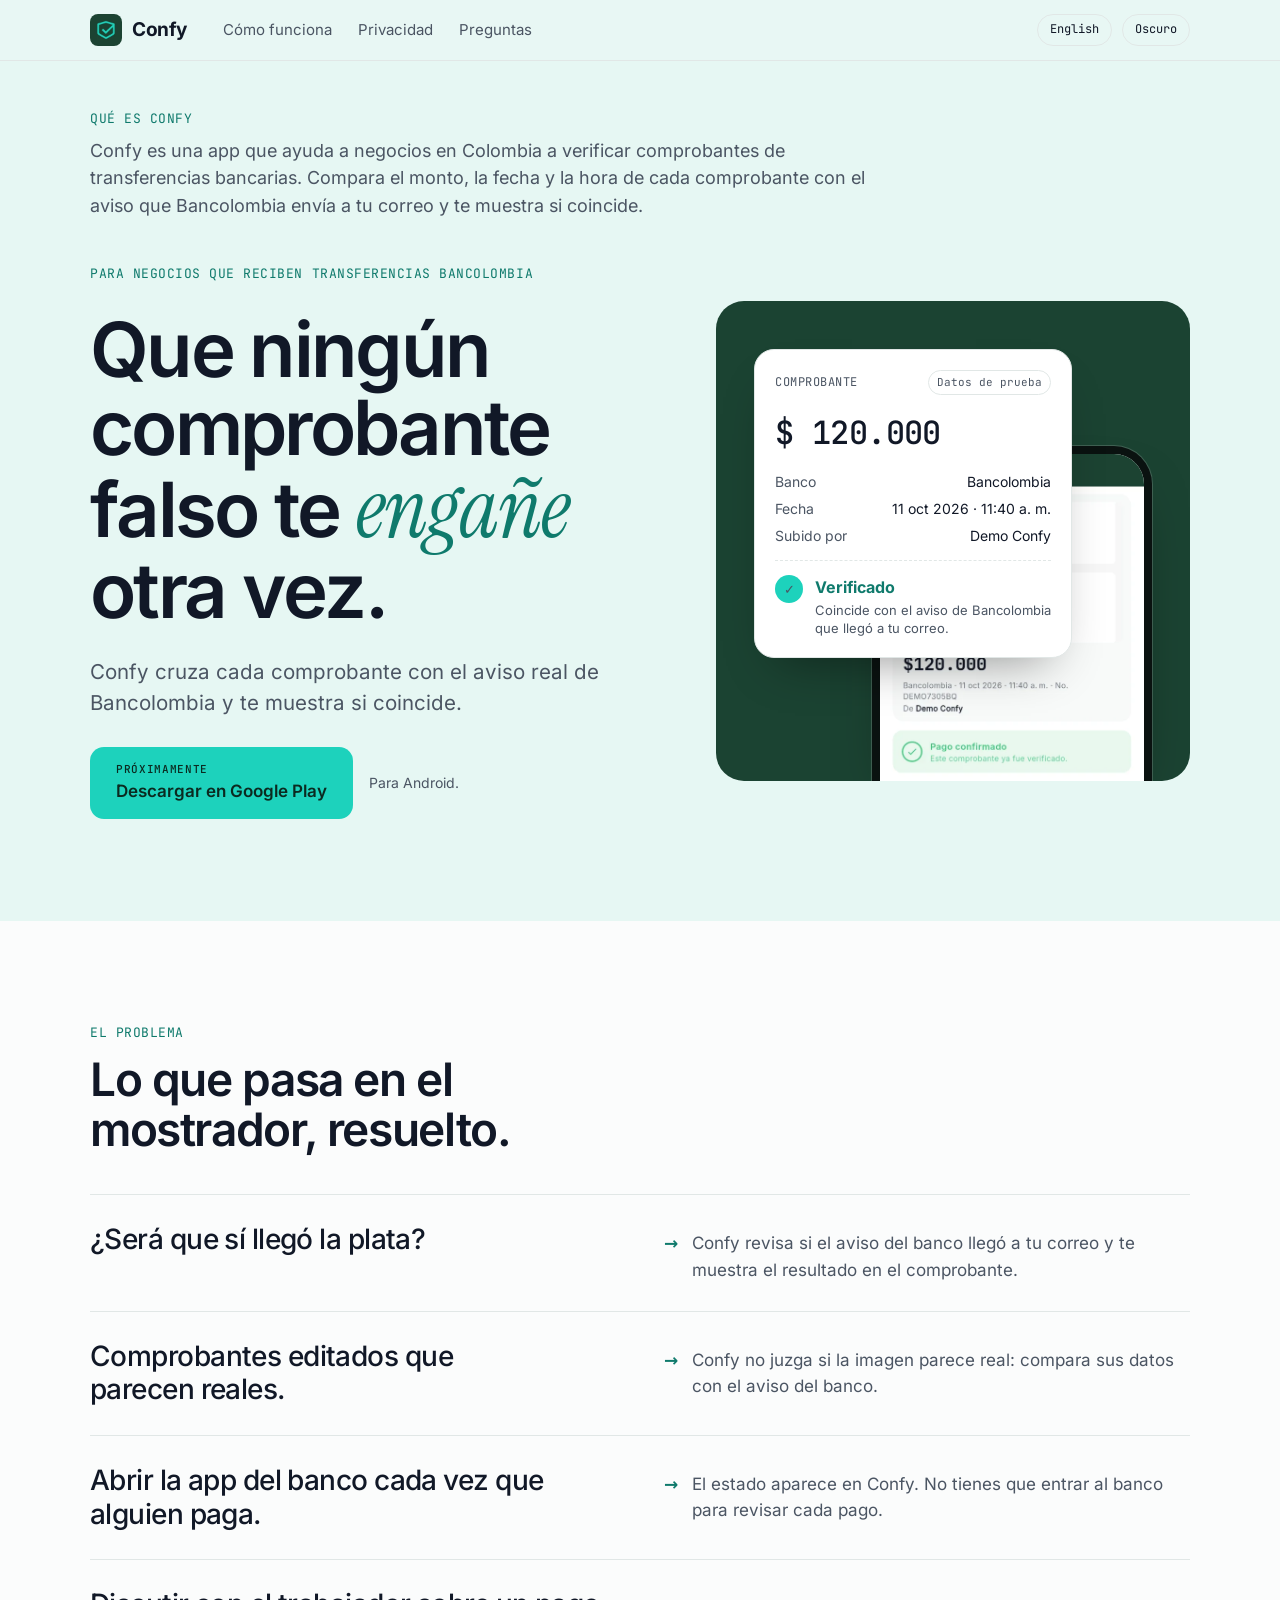
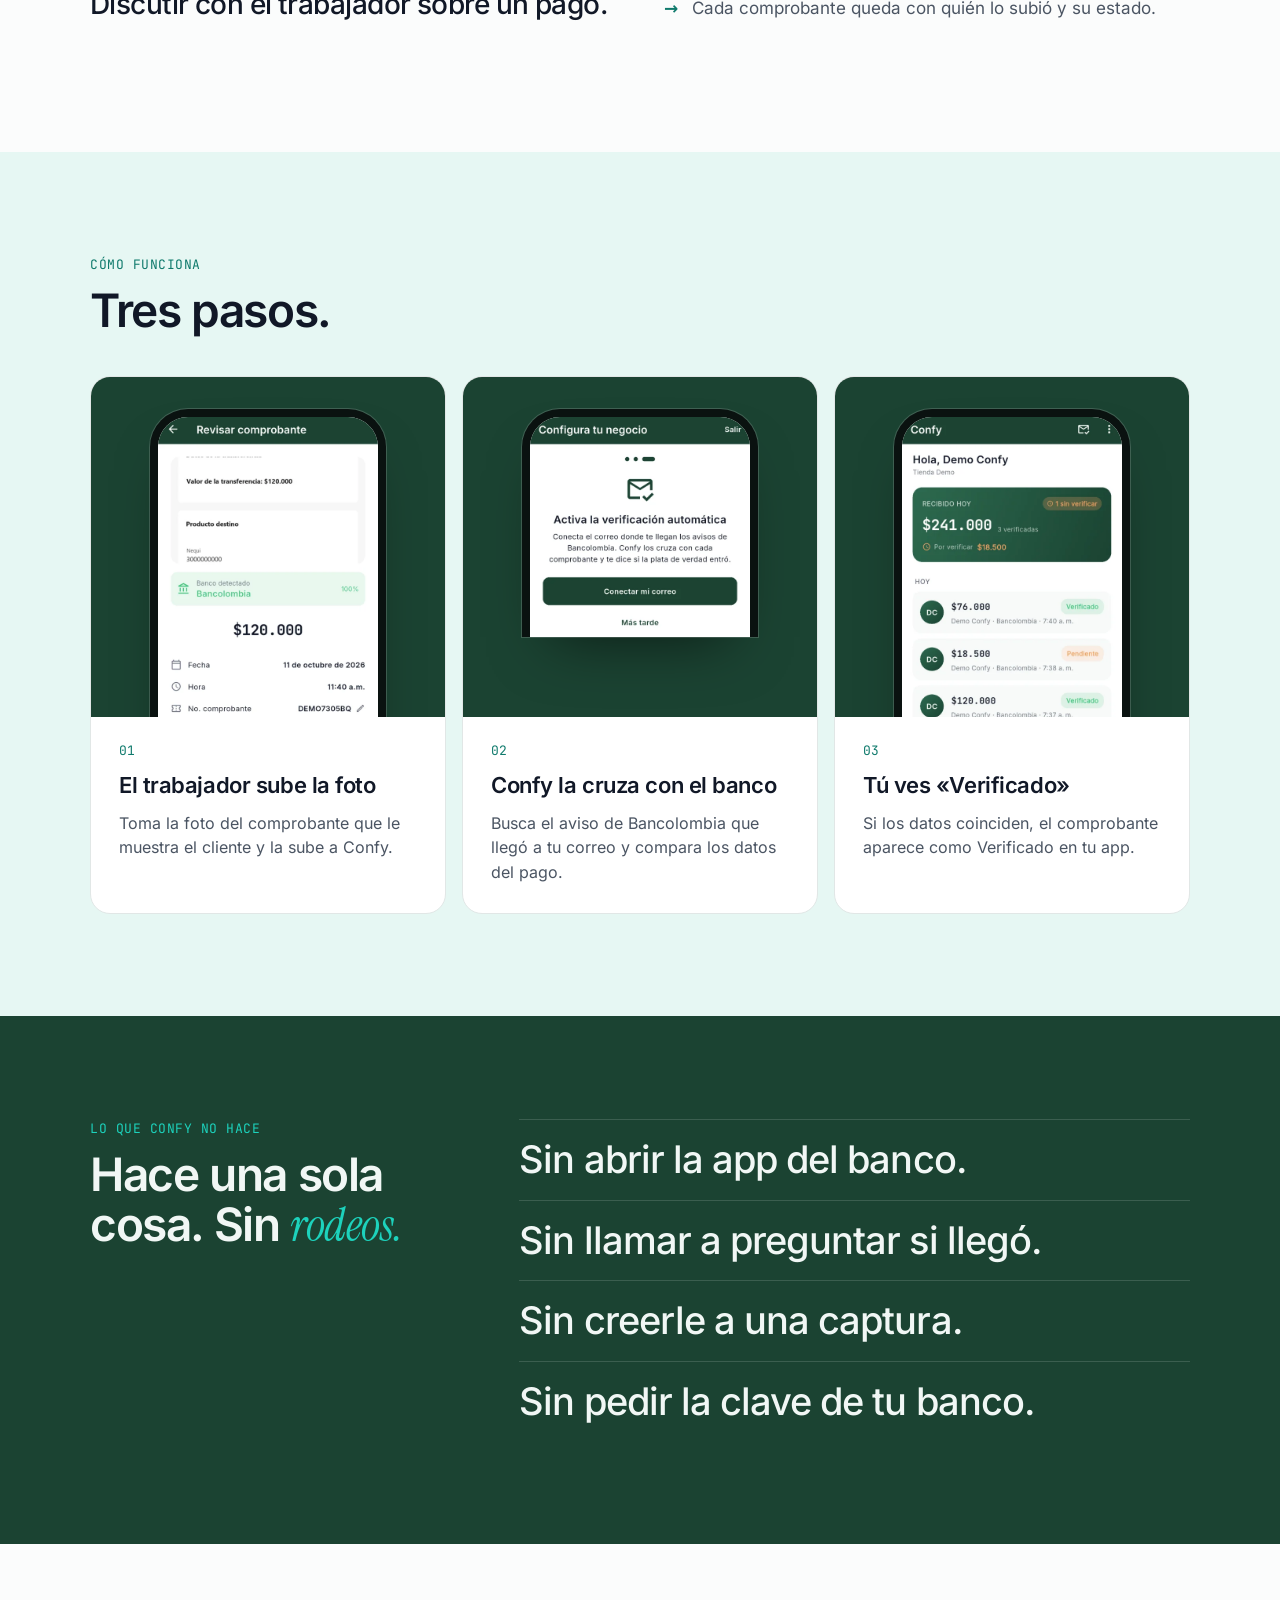
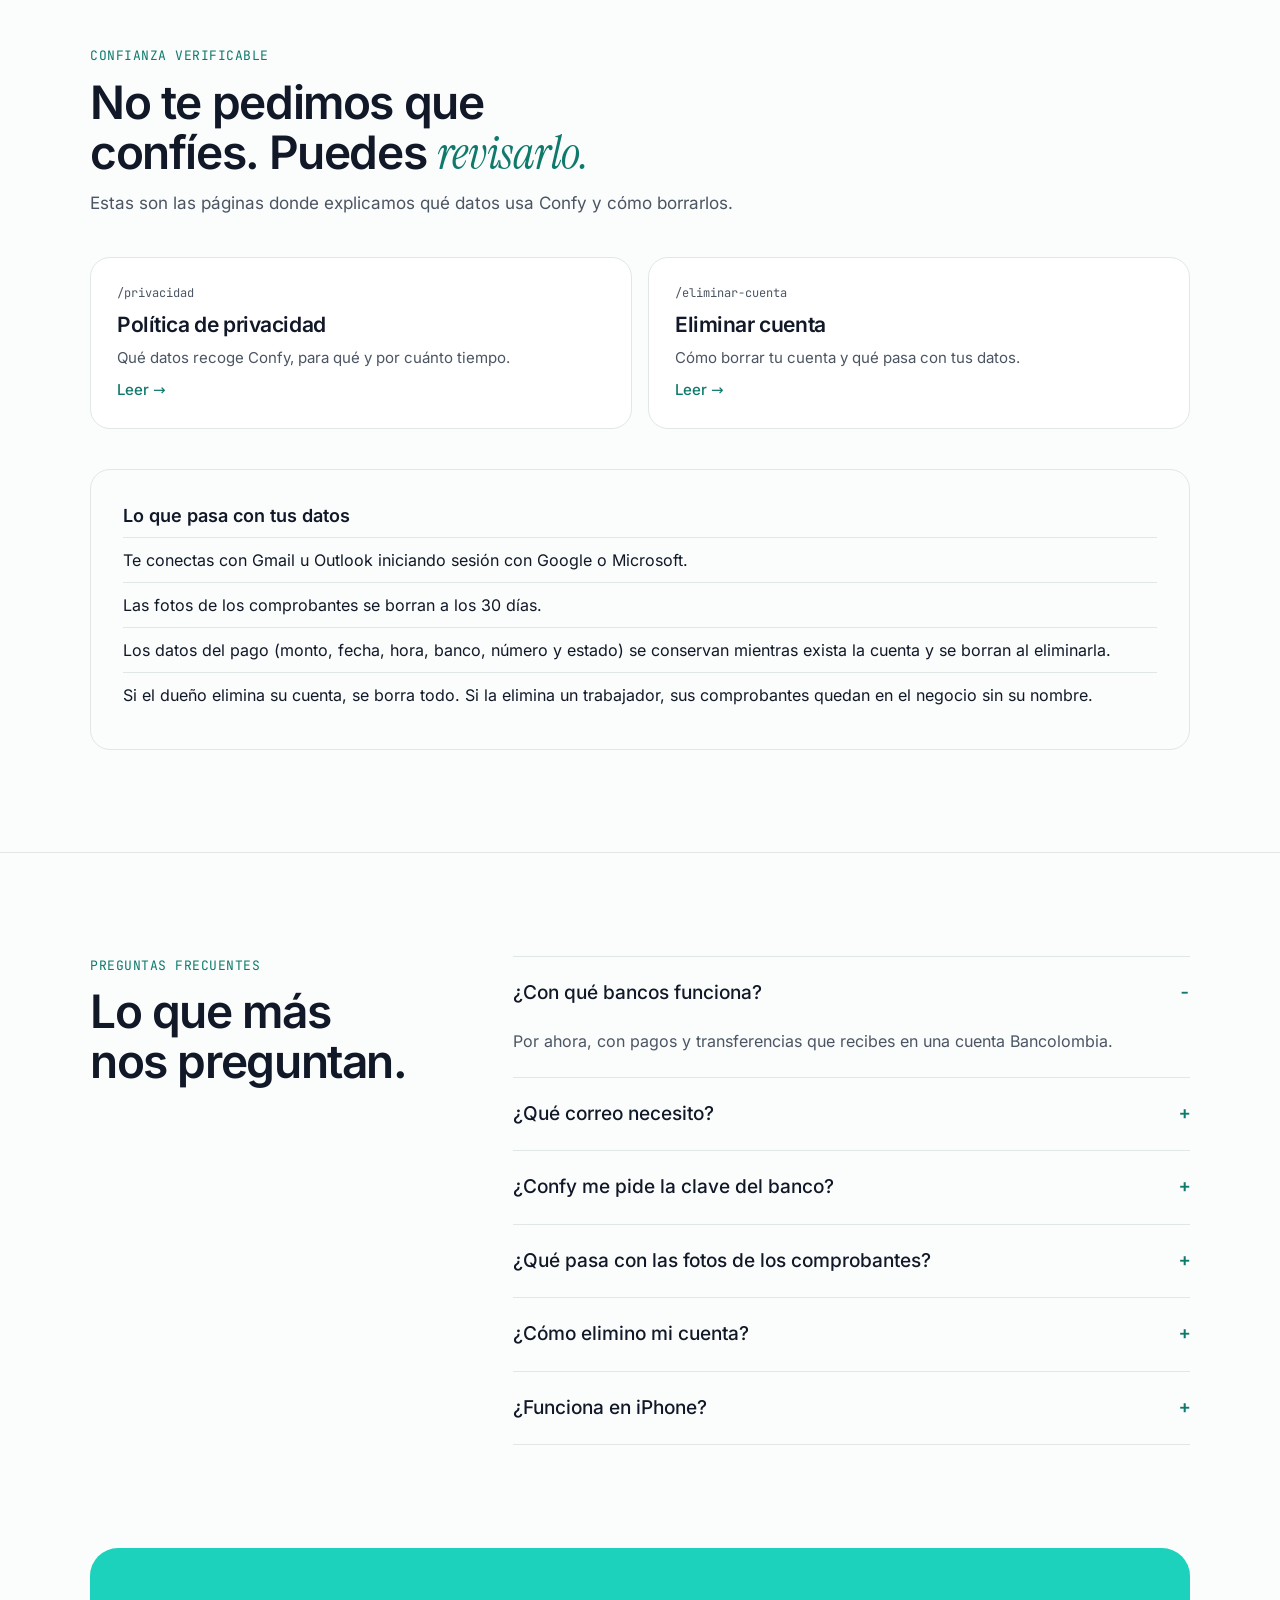
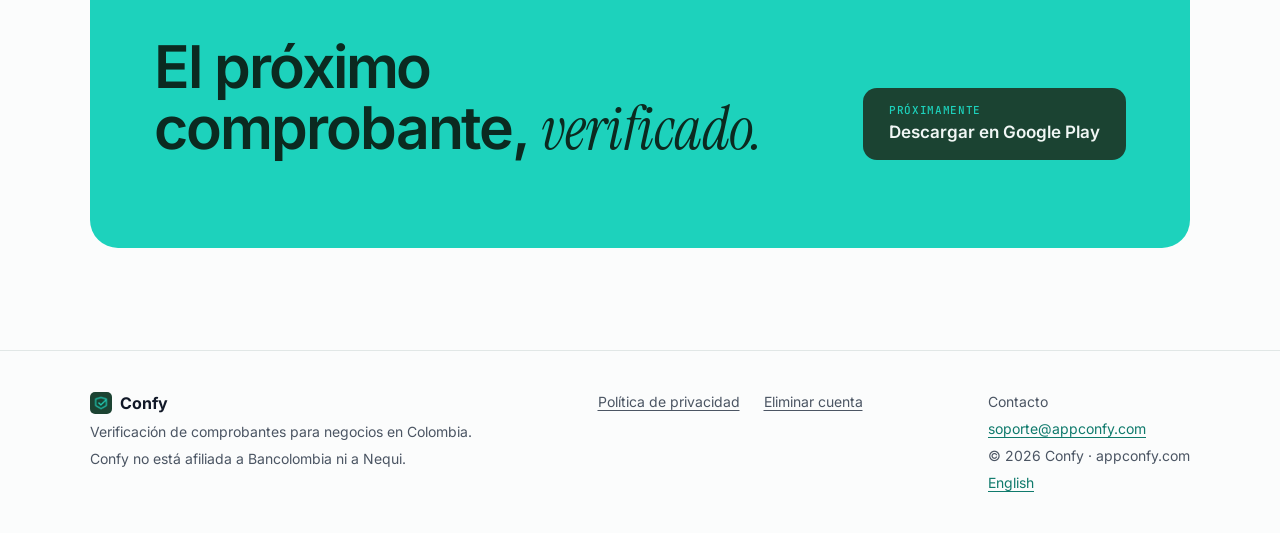
<file: index.html>
<!doctype html>
<html lang="es-CO">
<head>
  <meta charset="utf-8">
  <meta name="viewport" content="width=device-width, initial-scale=1">
  <title>Confy · Verifica comprobantes de Bancolombia</title>
  <meta name="description" content="Confy cruza cada comprobante de transferencia con el aviso real de Bancolombia y te muestra si coincide.">
  <link rel="canonical" href="https://appconfy.com/">
  <link rel="alternate" hreflang="es-CO" href="https://appconfy.com/">
  <link rel="alternate" hreflang="en" href="https://appconfy.com/en/">
  <link rel="alternate" hreflang="x-default" href="https://appconfy.com/">
  <meta property="og:type" content="website">
  <meta property="og:site_name" content="Confy">
  <meta property="og:title" content="Confy · Verifica comprobantes de Bancolombia">
  <meta property="og:description" content="Confy cruza cada comprobante de transferencia con el aviso real de Bancolombia y te muestra si coincide.">
  <meta property="og:url" content="https://appconfy.com/">
  <meta property="og:locale" content="es_CO">
  <meta property="og:locale:alternate" content="en_US">
  <meta property="og:image" content="https://appconfy.com/assets/og-confy-es.png">
  <meta property="og:image:type" content="image/png">
  <meta property="og:image:width" content="1200">
  <meta property="og:image:height" content="630">
  <meta property="og:image:alt" content="Confy: que ningún comprobante falso te engañe otra vez">
  <meta name="twitter:card" content="summary_large_image">
  <meta name="twitter:title" content="Confy · Verifica comprobantes de Bancolombia">
  <meta name="twitter:description" content="Confy cruza cada comprobante de transferencia con el aviso real de Bancolombia y te muestra si coincide.">
  <meta name="twitter:image" content="https://appconfy.com/assets/og-confy-es.png">
  <meta name="twitter:image:alt" content="Confy: que ningún comprobante falso te engañe otra vez">
  <meta name="theme-color" content="#1B4332">
  <link rel="icon" type="image/png" sizes="32x32" href="assets/favicon-32.png">
  <link rel="apple-touch-icon" href="assets/apple-touch-icon.png">
  <link rel="stylesheet" href="styles.css">
  <script src="theme.js"></script>
  <script type="application/ld+json">
  {
    "@context": "https://schema.org",
    "@graph": [
      {
        "@type": "Organization",
        "@id": "https://appconfy.com/#organization",
        "name": "Confy",
        "url": "https://appconfy.com/",
        "logo": {
          "@type": "ImageObject",
          "url": "https://appconfy.com/assets/apple-touch-icon.png",
          "width": 180,
          "height": 180
        },
        "email": "soporte@appconfy.com",
        "contactPoint": {
          "@type": "ContactPoint",
          "contactType": "customer support",
          "email": "soporte@appconfy.com"
        }
      },
      {
        "@type": "WebSite",
        "@id": "https://appconfy.com/#website",
        "name": "Confy",
        "url": "https://appconfy.com/",
        "inLanguage": [
          "es-CO",
          "en"
        ],
        "publisher": {
          "@id": "https://appconfy.com/#organization"
        }
      },
      {
        "@type": "SoftwareApplication",
        "@id": "https://appconfy.com/#app",
        "name": "Confy",
        "applicationCategory": "FinanceApplication",
        "operatingSystem": "Android",
        "description": "Confy es una app que ayuda a negocios en Colombia a verificar comprobantes de transferencias bancarias. Compara el monto, la fecha y la hora de cada comprobante con el aviso que Bancolombia envía a tu correo y te muestra si coincide.",
        "url": "https://appconfy.com/",
        "inLanguage": "es-CO",
        "publisher": {
          "@id": "https://appconfy.com/#organization"
        }
      }
    ]
  }
  </script>
</head>
<body>
  <a class="skip" href="#contenido">Saltar al contenido</a>
  <header class="site-header">
    <div class="wrap header-row">
      <a class="brand" href=""><img src="assets/confy-icono.webp" alt="" width="32" height="32"><span>Confy</span></a>
      <nav class="main-nav" aria-label="Principal">
        <a href="#como-funciona">Cómo funciona</a>
        <a href="#confianza">Privacidad</a>
        <a href="#preguntas">Preguntas</a>
      </nav>
      <div class="header-tools">
        <a class="lang-link" href="en/" hreflang="en" lang="en">English</a>
        <button class="theme-toggle" type="button" aria-label="Cambiar entre modo claro y oscuro"><span class="solo-claro">Oscuro</span><span class="solo-oscuro">Claro</span></button>
      </div>
    </div>
  </header>
  <main id="contenido">
    <section class="hero">
      <div class="wrap about">
        <p class="eyebrow">Qué es Confy</p>
        <p class="about-text">Confy es una app que ayuda a negocios en Colombia a verificar comprobantes de transferencias bancarias. Compara el monto, la fecha y la hora de cada comprobante con el aviso que Bancolombia envía a tu correo y te muestra si coincide.</p>
      </div>
      <div class="wrap hero-grid">
        <div class="hero-copy">
          <p class="eyebrow">Para negocios que reciben transferencias Bancolombia</p>
          <h1>Que ningún comprobante falso te <em>engañe</em> otra vez.</h1>
          <p class="lead">Confy cruza cada comprobante con el aviso real de Bancolombia y te muestra si coincide.</p>
          <div class="cta-row">
        <!-- PLAY: cuando exista la ficha, añade href="ENLACE_DE_GOOGLE_PLAY", cambia "Próximamente" por "Disponible en" y quita aria-disabled -->
        <a class="btn-play" aria-disabled="true"><span class="btn-kicker">Próximamente</span><span>Descargar en Google Play</span></a>
            <span class="platform">Para Android.</span>
          </div>
        </div>
        <div class="hero-demo">
          <div class="demo-card">
            <div class="demo-top"><span class="mono-label">Comprobante</span><span class="chip">Datos de prueba</span></div>
            <div class="demo-amount">$ 120.000</div>
            <dl class="demo-rows">
              <dt>Banco</dt><dd>Bancolombia</dd>
              <dt>Fecha</dt><dd>11 oct 2026 · 11:40 a. m.</dd>
              <dt>Subido por</dt><dd>Demo Confy</dd>
            </dl>
            <div class="demo-status"><span class="check" aria-hidden="true">✓</span><div><strong>Verificado</strong><span>Coincide con el aviso de Bancolombia que llegó a tu correo.</span></div></div>
          </div>
          <div class="phone phone-hero"><img src="assets/hero-detalle-verificado.webp" alt="Pantalla de Confy con un comprobante de $120.000 de Bancolombia marcado como pago confirmado" width="560" height="695"></div>
        </div>
      </div>
    </section>

    <section class="section">
      <div class="wrap stack">
        <div class="section-head"><p class="eyebrow">El problema</p><h2>Lo que pasa en el mostrador, resuelto.</h2></div>
        <div class="pains">
          <div class="pain"><p class="pain-q">¿Será que sí llegó la plata?</p><p class="pain-a"><span aria-hidden="true">→</span><span>Confy revisa si el aviso del banco llegó a tu correo y te muestra el resultado en el comprobante.</span></p></div>
          <div class="pain"><p class="pain-q">Comprobantes editados que parecen reales.</p><p class="pain-a"><span aria-hidden="true">→</span><span>Confy no juzga si la imagen parece real: compara sus datos con el aviso del banco.</span></p></div>
          <div class="pain"><p class="pain-q">Abrir la app del banco cada vez que alguien paga.</p><p class="pain-a"><span aria-hidden="true">→</span><span>El estado aparece en Confy. No tienes que entrar al banco para revisar cada pago.</span></p></div>
          <div class="pain"><p class="pain-q">Discutir con el trabajador sobre un pago.</p><p class="pain-a"><span aria-hidden="true">→</span><span>Cada comprobante queda con quién lo subió y su estado.</span></p></div>
        </div>
      </div>
    </section>

    <section class="section section-soft" id="como-funciona">
      <div class="wrap stack">
        <div class="section-head"><p class="eyebrow">Cómo funciona</p><h2>Tres pasos.</h2></div>
        <ol class="steps">
          <li class="step">
            <div class="step-screen"><div class="phone"><img src="assets/paso-1-revisar-comprobante.webp" alt="Pantalla de Confy «Revisar comprobante» con un pago de $120.000 de Bancolombia" width="560" height="964" loading="lazy"></div></div>
            <div class="step-text"><span class="step-n">01</span><h3>El trabajador sube la foto</h3><p>Toma la foto del comprobante que le muestra el cliente y la sube a Confy.</p></div>
          </li>
          <li class="step">
            <div class="step-screen"><div class="phone"><img src="assets/paso-2-conectar-correo.webp" alt="Pantalla de Confy para conectar el correo donde llegan los avisos de Bancolombia" width="560" height="560" loading="lazy"></div></div>
            <div class="step-text"><span class="step-n">02</span><h3>Confy la cruza con el banco</h3><p>Busca el aviso de Bancolombia que llegó a tu correo y compara los datos del pago.</p></div>
          </li>
          <li class="step">
            <div class="step-screen"><div class="phone"><img src="assets/paso-3-inicio-verificados.webp" alt="Inicio de Confy con la lista de comprobantes del día marcados como Verificado" width="560" height="928" loading="lazy"></div></div>
            <div class="step-text"><span class="step-n">03</span><h3>Tú ves «Verificado»</h3><p>Si los datos coinciden, el comprobante aparece como Verificado en tu app.</p></div>
          </li>
        </ol>
      </div>
    </section>

    <section class="section section-band">
      <div class="wrap split">
        <div class="section-head"><p class="eyebrow">Lo que Confy no hace</p><h2>Hace una sola cosa. Sin <em>rodeos.</em></h2></div>
        <ul class="not-list">
          <li><span>Sin abrir la app del banco.</span></li>
          <li><span>Sin llamar a preguntar si llegó.</span></li>
          <li><span>Sin creerle a una captura.</span></li>
          <li><span>Sin pedir la clave de tu banco.</span></li>
        </ul>
      </div>
    </section>

    <section class="section" id="confianza">
      <div class="wrap stack">
        <div class="section-head"><p class="eyebrow">Confianza verificable</p><h2>No te pedimos que confíes. Puedes <em>revisarlo.</em></h2><p class="sub">Estas son las páginas donde explicamos qué datos usa Confy y cómo borrarlos.</p></div>
        <div class="doc-cards">
          <a class="doc-card" href="privacidad/"><span class="doc-path">/privacidad</span><span class="doc-title">Política de privacidad</span><span class="doc-text">Qué datos recoge Confy, para qué y por cuánto tiempo.</span><span class="doc-read">Leer →</span></a>
          <a class="doc-card" href="eliminar-cuenta/"><span class="doc-path">/eliminar-cuenta</span><span class="doc-title">Eliminar cuenta</span><span class="doc-text">Cómo borrar tu cuenta y qué pasa con tus datos.</span><span class="doc-read">Leer →</span></a>
        </div>
        <div class="data-box">
          <h3>Lo que pasa con tus datos</h3>
          <ul>
            <li><span>Te conectas con Gmail u Outlook iniciando sesión con Google o Microsoft.</span></li>
            <li><span>Las fotos de los comprobantes se borran a los 30 días.</span></li>
            <li><span>Los datos del pago (monto, fecha, hora, banco, número y estado) se conservan mientras exista la cuenta y se borran al eliminarla.</span></li>
            <li><span>Si el dueño elimina su cuenta, se borra todo. Si la elimina un trabajador, sus comprobantes quedan en el negocio sin su nombre.</span></li>
          </ul>
        </div>
      </div>
    </section>

    <section class="section section-line" id="preguntas">
      <div class="wrap split">
        <div class="section-head"><p class="eyebrow">Preguntas frecuentes</p><h2>Lo que más nos preguntan.</h2></div>
        <div class="faq">
          <details open><summary>¿Con qué bancos funciona?</summary><div class="faq-a"><p>Por ahora, con pagos y transferencias que recibes en una cuenta Bancolombia.</p></div></details>
          <details><summary>¿Qué correo necesito?</summary><div class="faq-a"><p>Gmail u Outlook. Te conectas iniciando sesión con tu cuenta de Google o de Microsoft. Debe ser el correo donde recibes los avisos de Bancolombia.</p></div></details>
          <details><summary>¿Confy me pide la clave del banco?</summary><div class="faq-a"><p>No. Confy no pide la clave de tu banco.</p></div></details>
          <details><summary>¿Qué pasa con las fotos de los comprobantes?</summary><div class="faq-a"><p>Se borran a los 30 días. Los datos del pago se conservan mientras exista la cuenta y se borran al eliminarla.</p></div></details>
          <details><summary>¿Cómo elimino mi cuenta?</summary><div class="faq-a"><p>En la página Eliminar cuenta explicamos cómo. Si eres el dueño, se borra todo; si eres trabajador, tus comprobantes quedan en el negocio sin tu nombre.</p></div></details>
          <details><summary>¿Funciona en iPhone?</summary><div class="faq-a"><p>Por ahora, Confy es solo para Android.</p></div></details>
        </div>
      </div>
    </section>

    <section class="closing">
      <div class="wrap">
        <div class="closing-box">
          <h2>El próximo comprobante, <em>verificado.</em></h2>
        <!-- PLAY: cuando exista la ficha, añade href="ENLACE_DE_GOOGLE_PLAY", cambia "Próximamente" por "Disponible en" y quita aria-disabled -->
        <a class="btn-play btn-play-dark" aria-disabled="true"><span class="btn-kicker">Próximamente</span><span>Descargar en Google Play</span></a>
        </div>
      </div>
    </section>
  </main>
  <footer class="site-footer">
    <div class="wrap footer-row">
      <div class="footer-brand">
        <span class="brand-sm"><img src="assets/confy-icono.webp" alt="" width="22" height="22">Confy</span>
        <span>Verificación de comprobantes para negocios en Colombia.</span>
        <span>Confy no está afiliada a Bancolombia ni a Nequi.</span>
      </div>
      <nav class="footer-legal" aria-label="Legal">
          <a href="privacidad/">Política de privacidad</a>
          <a href="eliminar-cuenta/">Eliminar cuenta</a>
      </nav>
      <div class="footer-contact">
        <span>Contacto</span>
        <a href="mailto:soporte@appconfy.com">soporte@appconfy.com</a>
        <span>© 2026 Confy · appconfy.com</span>
        <a class="lang-link-foot" href="en/" hreflang="en" lang="en">English</a>
      </div>
    </div>
  </footer>
</body>
</html>
</file>
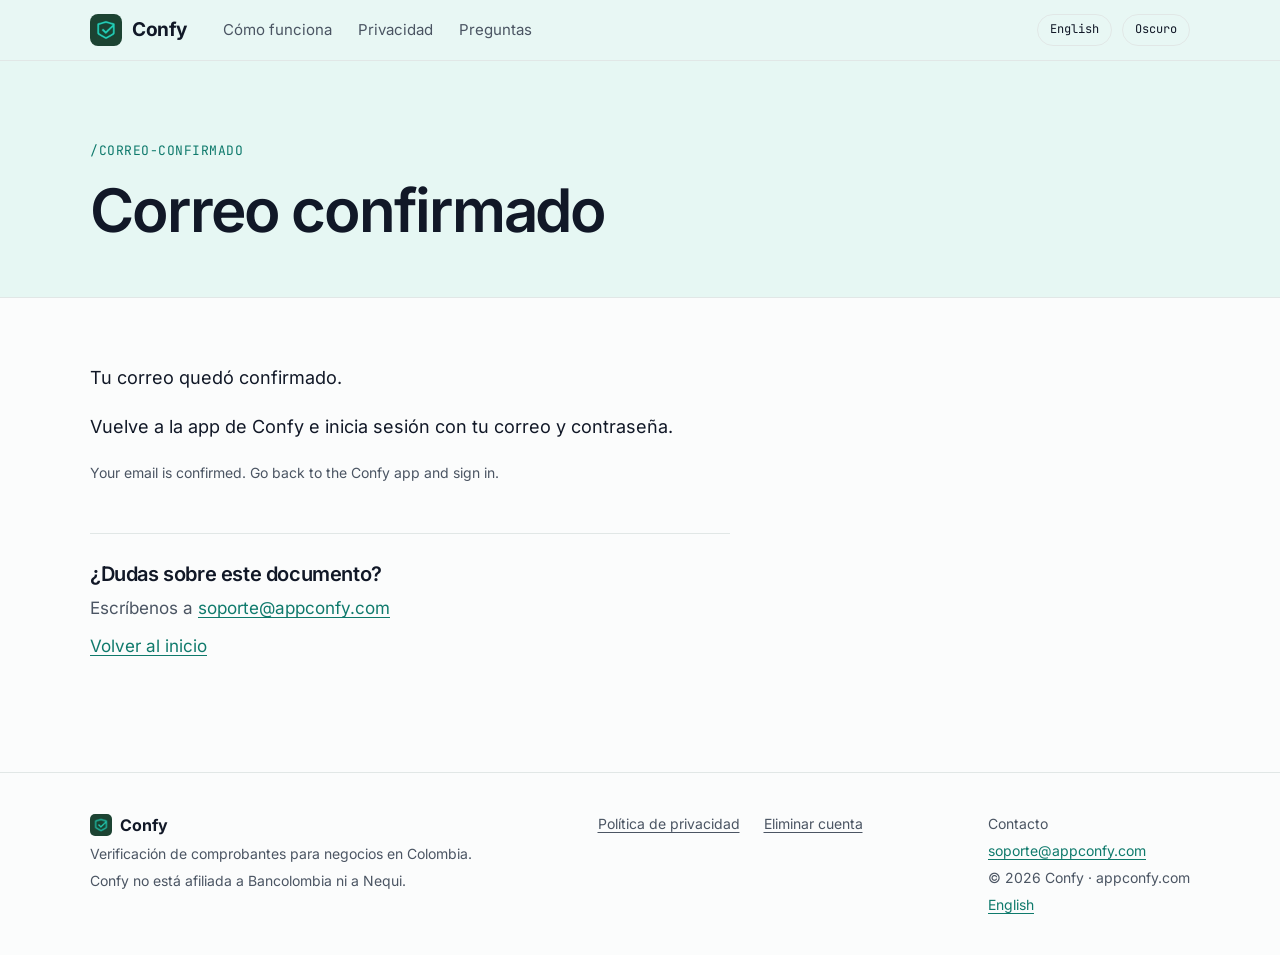
<file: correo-confirmado/index.html>
<!doctype html>
<html lang="es-CO">
<head>
  <meta charset="utf-8">
  <meta name="viewport" content="width=device-width, initial-scale=1">
  <title>Correo confirmado · Confy</title>
  <meta name="description" content="Tu correo quedó confirmado. Vuelve a la app de Confy e inicia sesión con tu correo y contraseña.">
  <meta name="robots" content="noindex">
  <link rel="canonical" href="https://appconfy.com/correo-confirmado/">
  <link rel="alternate" hreflang="es-CO" href="https://appconfy.com/correo-confirmado/">
  <link rel="alternate" hreflang="en" href="https://appconfy.com/en/email-confirmed/">
  <link rel="alternate" hreflang="x-default" href="https://appconfy.com/correo-confirmado/">
  <meta property="og:type" content="website">
  <meta property="og:site_name" content="Confy">
  <meta property="og:title" content="Correo confirmado · Confy">
  <meta property="og:description" content="Tu correo quedó confirmado. Vuelve a la app de Confy e inicia sesión con tu correo y contraseña.">
  <meta property="og:url" content="https://appconfy.com/correo-confirmado/">
  <meta property="og:locale" content="es_CO">
  <meta property="og:locale:alternate" content="en_US">
  <meta property="og:image" content="https://appconfy.com/assets/og-confy-es.png">
  <meta property="og:image:type" content="image/png">
  <meta property="og:image:width" content="1200">
  <meta property="og:image:height" content="630">
  <meta property="og:image:alt" content="Confy: que ningún comprobante falso te engañe otra vez">
  <meta name="twitter:card" content="summary_large_image">
  <meta name="twitter:title" content="Correo confirmado · Confy">
  <meta name="twitter:description" content="Tu correo quedó confirmado. Vuelve a la app de Confy e inicia sesión con tu correo y contraseña.">
  <meta name="twitter:image" content="https://appconfy.com/assets/og-confy-es.png">
  <meta name="twitter:image:alt" content="Confy: que ningún comprobante falso te engañe otra vez">
  <meta name="theme-color" content="#1B4332">
  <link rel="icon" type="image/png" sizes="32x32" href="../assets/favicon-32.png">
  <link rel="apple-touch-icon" href="../assets/apple-touch-icon.png">
  <link rel="stylesheet" href="../styles.css">
  <script src="../theme.js"></script>
</head>
<body>
  <a class="skip" href="#contenido">Saltar al contenido</a>
  <header class="site-header">
    <div class="wrap header-row">
      <a class="brand" href="../"><img src="../assets/confy-icono.webp" alt="" width="32" height="32"><span>Confy</span></a>
      <nav class="main-nav" aria-label="Principal">
        <a href="../#como-funciona">Cómo funciona</a>
        <a href="../#confianza">Privacidad</a>
        <a href="../#preguntas">Preguntas</a>
      </nav>
      <div class="header-tools">
        <a class="lang-link" href="../en/email-confirmed/" hreflang="en" lang="en">English</a>
        <button class="theme-toggle" type="button" aria-label="Cambiar entre modo claro y oscuro"><span class="solo-claro">Oscuro</span><span class="solo-oscuro">Claro</span></button>
      </div>
    </div>
  </header>
  <main id="contenido">
    <section class="legal-head">
      <div class="wrap">
        <p class="eyebrow">/correo-confirmado</p>
        <h1>Correo confirmado</h1>
      </div>
    </section>
    <div class="wrap legal-body legal-short">
      <article class="prose">
        <p>Tu correo quedó confirmado.</p>
        <p>Vuelve a la app de Confy e inicia sesión con tu correo y contraseña.</p>
        <p lang="en" class="meta">Your email is confirmed. Go back to the Confy app and sign in.</p>
        <div class="legal-contact">
          <h2 class="legal-contact-title">¿Dudas sobre este documento?</h2>
          <p>Escríbenos a <a href="mailto:soporte@appconfy.com">soporte@appconfy.com</a></p>
          <p><a href="../">Volver al inicio</a></p>
        </div>
      </article>
    </div>
  </main>
  <footer class="site-footer">
    <div class="wrap footer-row">
      <div class="footer-brand">
        <span class="brand-sm"><img src="../assets/confy-icono.webp" alt="" width="22" height="22">Confy</span>
        <span>Verificación de comprobantes para negocios en Colombia.</span>
        <span>Confy no está afiliada a Bancolombia ni a Nequi.</span>
      </div>
      <nav class="footer-legal" aria-label="Legal">
          <a href="../privacidad/">Política de privacidad</a>
          <a href="../eliminar-cuenta/">Eliminar cuenta</a>
      </nav>
      <div class="footer-contact">
        <span>Contacto</span>
        <a href="mailto:soporte@appconfy.com">soporte@appconfy.com</a>
        <span>© 2026 Confy · appconfy.com</span>
        <a class="lang-link-foot" href="../en/email-confirmed/" hreflang="en" lang="en">English</a>
      </div>
    </div>
  </footer>
</body>
</html>
</file>
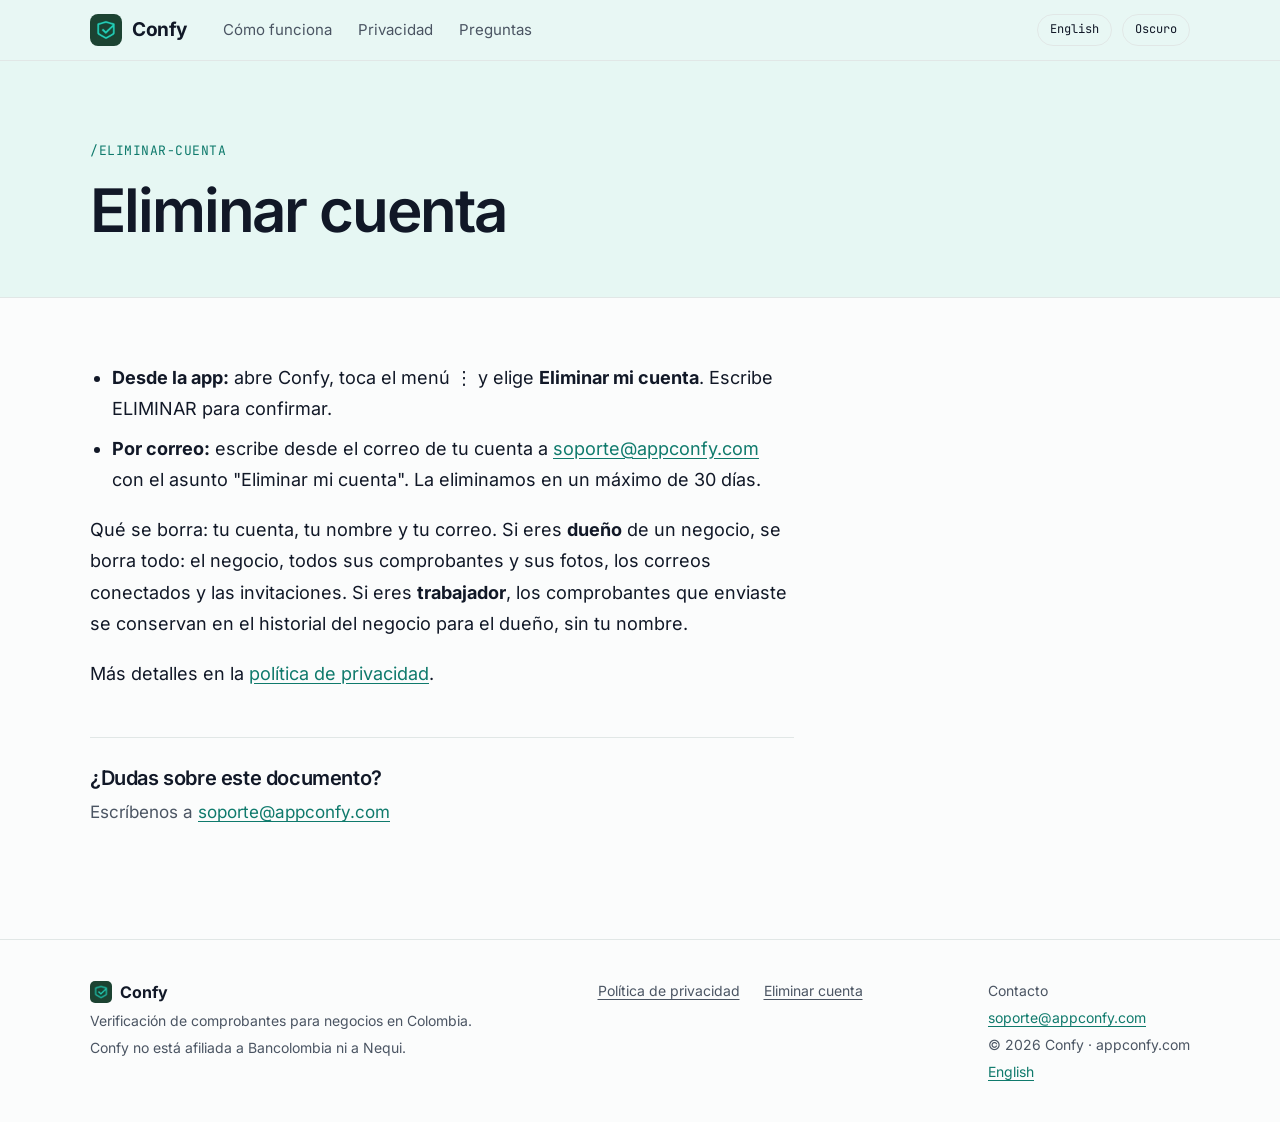
<file: eliminar-cuenta/index.html>
<!doctype html>
<html lang="es-CO">
<head>
  <meta charset="utf-8">
  <meta name="viewport" content="width=device-width, initial-scale=1">
  <title>Eliminar cuenta · Confy</title>
  <meta name="description" content="Cómo borrar tu cuenta de Confy y qué pasa con tus datos: qué se borra si eres dueño y qué queda si eres trabajador.">
  <link rel="canonical" href="https://appconfy.com/eliminar-cuenta/">
  <link rel="alternate" hreflang="es-CO" href="https://appconfy.com/eliminar-cuenta/">
  <link rel="alternate" hreflang="en" href="https://appconfy.com/en/delete-account/">
  <link rel="alternate" hreflang="x-default" href="https://appconfy.com/eliminar-cuenta/">
  <meta property="og:type" content="website">
  <meta property="og:site_name" content="Confy">
  <meta property="og:title" content="Eliminar cuenta · Confy">
  <meta property="og:description" content="Cómo borrar tu cuenta de Confy y qué pasa con tus datos: qué se borra si eres dueño y qué queda si eres trabajador.">
  <meta property="og:url" content="https://appconfy.com/eliminar-cuenta/">
  <meta property="og:locale" content="es_CO">
  <meta property="og:locale:alternate" content="en_US">
  <meta property="og:image" content="https://appconfy.com/assets/og-confy-es.png">
  <meta property="og:image:type" content="image/png">
  <meta property="og:image:width" content="1200">
  <meta property="og:image:height" content="630">
  <meta property="og:image:alt" content="Confy: que ningún comprobante falso te engañe otra vez">
  <meta name="twitter:card" content="summary_large_image">
  <meta name="twitter:title" content="Eliminar cuenta · Confy">
  <meta name="twitter:description" content="Cómo borrar tu cuenta de Confy y qué pasa con tus datos: qué se borra si eres dueño y qué queda si eres trabajador.">
  <meta name="twitter:image" content="https://appconfy.com/assets/og-confy-es.png">
  <meta name="twitter:image:alt" content="Confy: que ningún comprobante falso te engañe otra vez">
  <meta name="theme-color" content="#1B4332">
  <link rel="icon" type="image/png" sizes="32x32" href="../assets/favicon-32.png">
  <link rel="apple-touch-icon" href="../assets/apple-touch-icon.png">
  <link rel="stylesheet" href="../styles.css">
  <script src="../theme.js"></script>
</head>
<body>
  <a class="skip" href="#contenido">Saltar al contenido</a>
  <header class="site-header">
    <div class="wrap header-row">
      <a class="brand" href="../"><img src="../assets/confy-icono.webp" alt="" width="32" height="32"><span>Confy</span></a>
      <nav class="main-nav" aria-label="Principal">
        <a href="../#como-funciona">Cómo funciona</a>
        <a href="../#confianza">Privacidad</a>
        <a href="../#preguntas">Preguntas</a>
      </nav>
      <div class="header-tools">
        <a class="lang-link" href="../en/delete-account/" hreflang="en" lang="en">English</a>
        <button class="theme-toggle" type="button" aria-label="Cambiar entre modo claro y oscuro"><span class="solo-claro">Oscuro</span><span class="solo-oscuro">Claro</span></button>
      </div>
    </div>
  </header>
  <main id="contenido">
    <section class="legal-head">
      <div class="wrap">
        <p class="eyebrow">/eliminar-cuenta</p>
        <h1>Eliminar cuenta</h1>
      </div>
    </section>
    <div class="wrap legal-body">
      <nav class="toc" aria-label="En esta página">
        <p class="toc-title">En esta página</p>
        <ol>

        </ol>
      </nav>
      <article class="prose">
        <ul>
        <li><strong>Desde la app:</strong> abre Confy, toca el menú ⋮ y elige <strong>Eliminar mi cuenta</strong>. Escribe ELIMINAR para confirmar.</li>
        <li><strong>Por correo:</strong> escribe desde el correo de tu cuenta a <a href="mailto:soporte@appconfy.com">soporte@appconfy.com</a> con el asunto "Eliminar mi cuenta". La eliminamos en un máximo de 30 días.</li>
        </ul>
        <p>Qué se borra: tu cuenta, tu nombre y tu correo. Si eres <strong>dueño</strong> de un negocio, se borra todo: el negocio, todos sus comprobantes y sus fotos, los correos conectados y las invitaciones. Si eres <strong>trabajador</strong>, los comprobantes que enviaste se conservan en el historial del negocio para el dueño, sin tu nombre.</p>
        <p>Más detalles en la <a href="../privacidad/">política de privacidad</a>.</p>
        <div class="legal-contact">
          <h2 class="legal-contact-title">¿Dudas sobre este documento?</h2>
          <p>Escríbenos a <a href="mailto:soporte@appconfy.com">soporte@appconfy.com</a></p>
        </div>
      </article>
    </div>
  </main>
  <footer class="site-footer">
    <div class="wrap footer-row">
      <div class="footer-brand">
        <span class="brand-sm"><img src="../assets/confy-icono.webp" alt="" width="22" height="22">Confy</span>
        <span>Verificación de comprobantes para negocios en Colombia.</span>
        <span>Confy no está afiliada a Bancolombia ni a Nequi.</span>
      </div>
      <nav class="footer-legal" aria-label="Legal">
          <a href="../privacidad/">Política de privacidad</a>
          <a href="../eliminar-cuenta/">Eliminar cuenta</a>
      </nav>
      <div class="footer-contact">
        <span>Contacto</span>
        <a href="mailto:soporte@appconfy.com">soporte@appconfy.com</a>
        <span>© 2026 Confy · appconfy.com</span>
        <a class="lang-link-foot" href="../en/delete-account/" hreflang="en" lang="en">English</a>
      </div>
    </div>
  </footer>
</body>
</html>
</file>
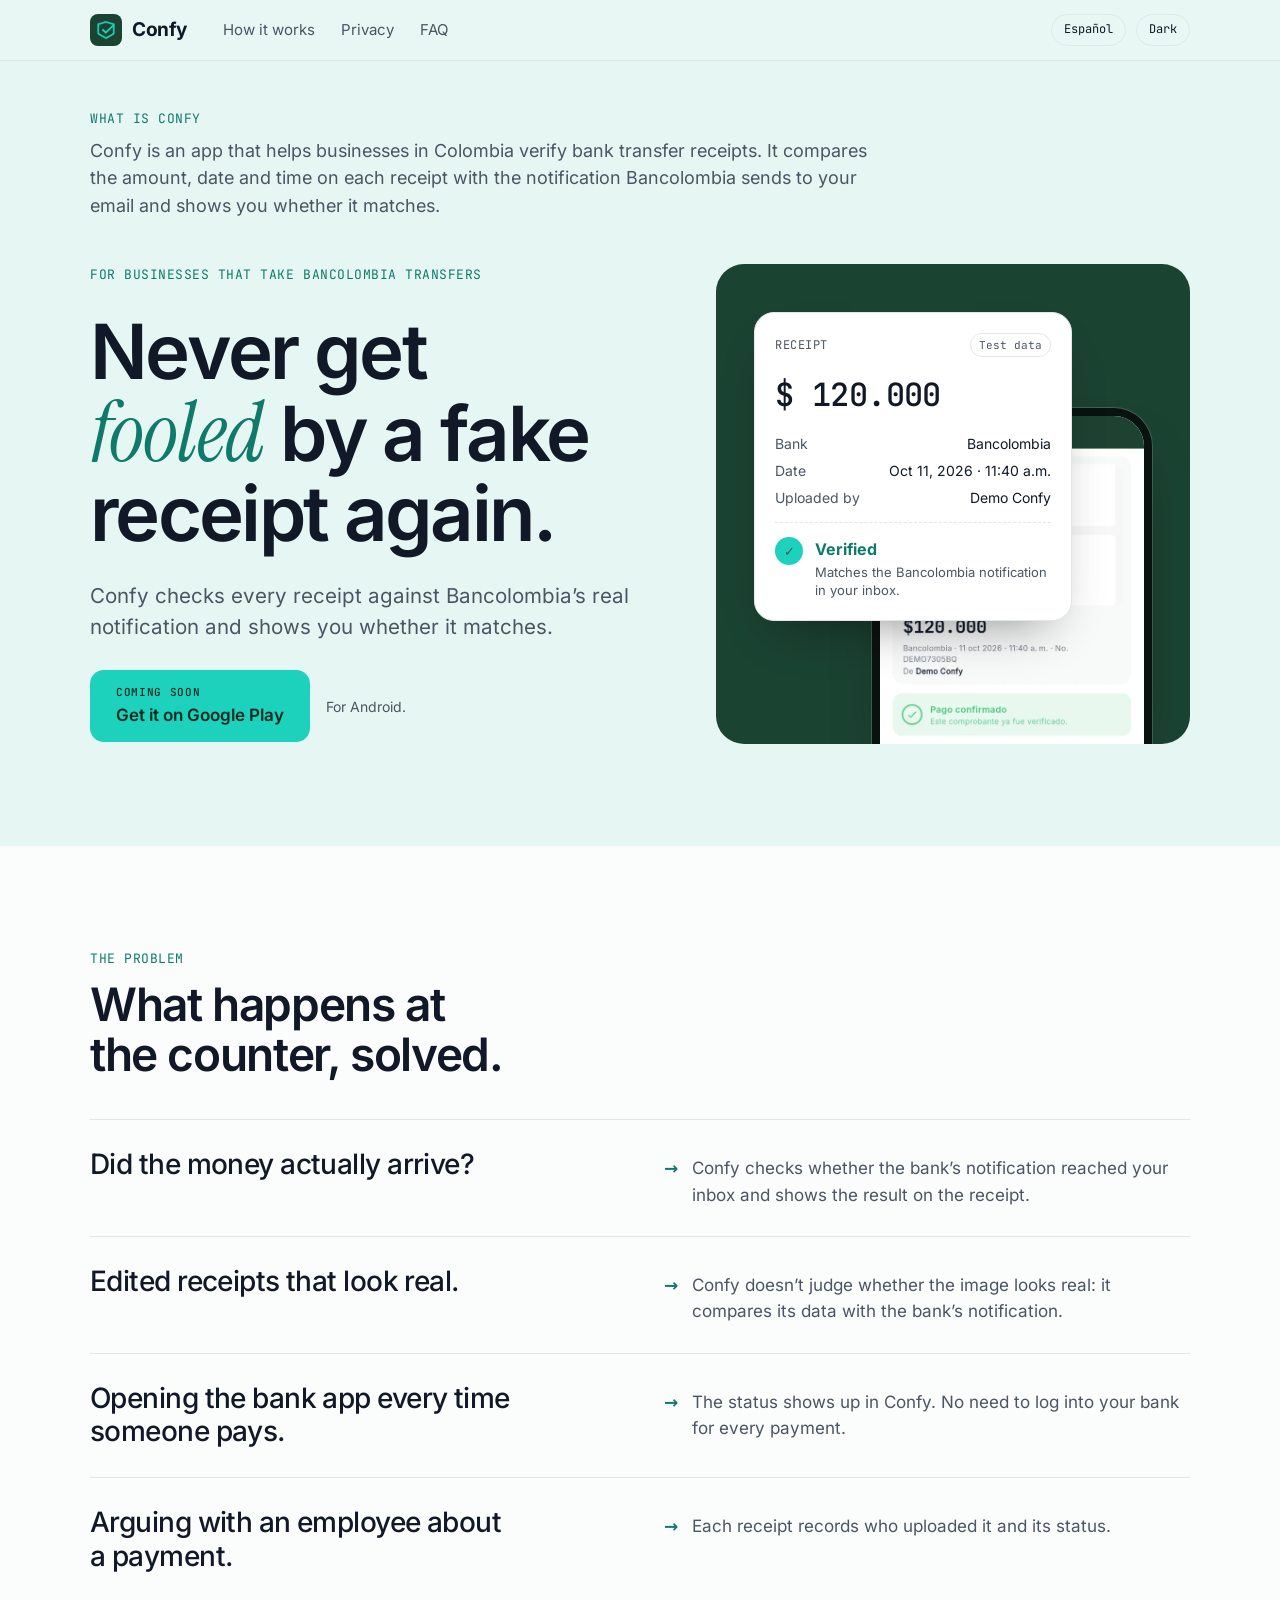
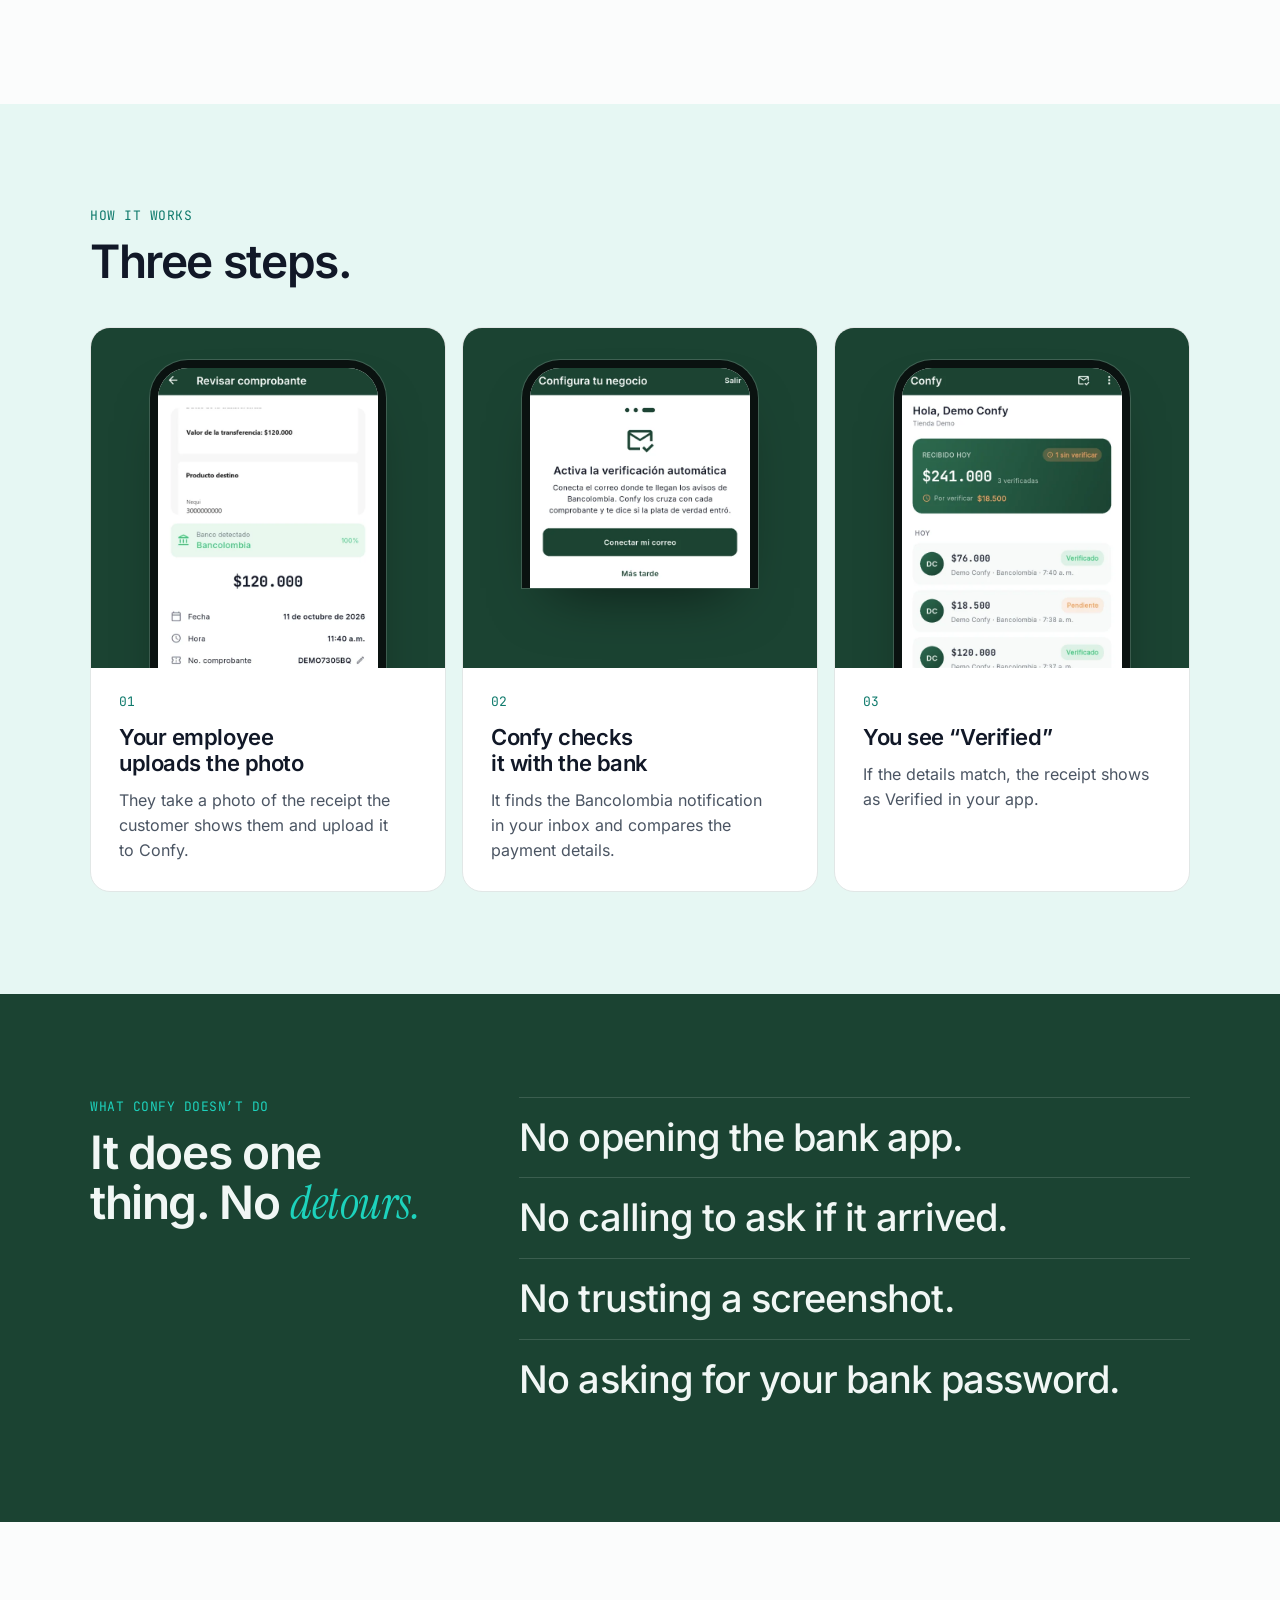
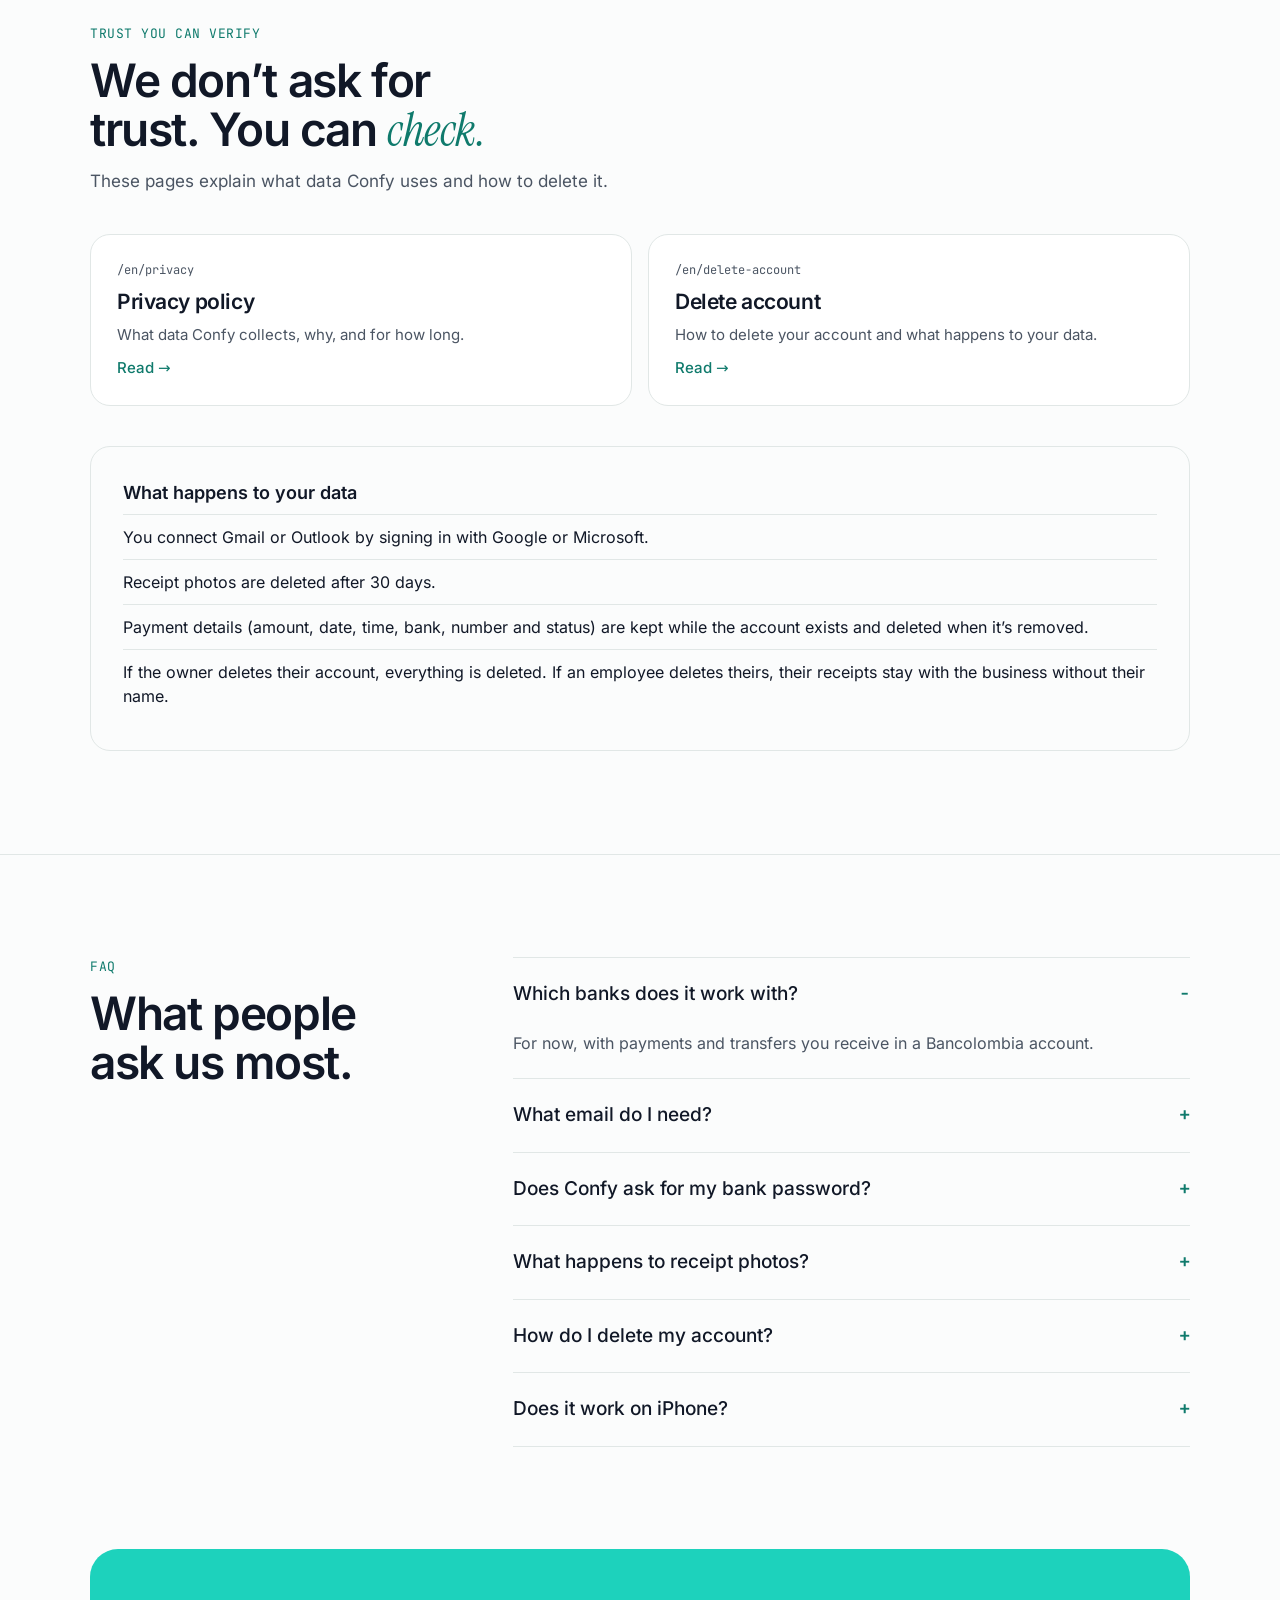
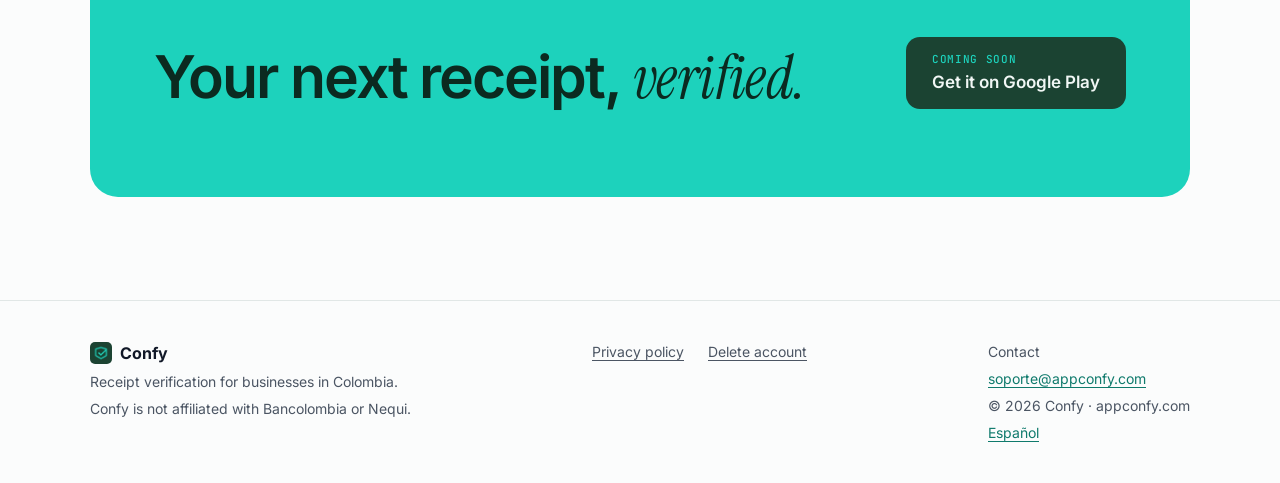
<file: en/index.html>
<!doctype html>
<html lang="en">
<head>
  <meta charset="utf-8">
  <meta name="viewport" content="width=device-width, initial-scale=1">
  <title>Confy · Verify Bancolombia receipts</title>
  <meta name="description" content="Confy checks every transfer receipt against Bancolombia’s real notification and shows you whether it matches.">
  <link rel="canonical" href="https://appconfy.com/en/">
  <link rel="alternate" hreflang="es-CO" href="https://appconfy.com/">
  <link rel="alternate" hreflang="en" href="https://appconfy.com/en/">
  <link rel="alternate" hreflang="x-default" href="https://appconfy.com/">
  <meta property="og:type" content="website">
  <meta property="og:site_name" content="Confy">
  <meta property="og:title" content="Confy · Verify Bancolombia receipts">
  <meta property="og:description" content="Confy checks every transfer receipt against Bancolombia’s real notification and shows you whether it matches.">
  <meta property="og:url" content="https://appconfy.com/en/">
  <meta property="og:locale" content="en_US">
  <meta property="og:locale:alternate" content="es_CO">
  <meta property="og:image" content="https://appconfy.com/assets/og-confy-en.png">
  <meta property="og:image:type" content="image/png">
  <meta property="og:image:width" content="1200">
  <meta property="og:image:height" content="630">
  <meta property="og:image:alt" content="Confy: never get fooled by a fake receipt again">
  <meta name="twitter:card" content="summary_large_image">
  <meta name="twitter:title" content="Confy · Verify Bancolombia receipts">
  <meta name="twitter:description" content="Confy checks every transfer receipt against Bancolombia’s real notification and shows you whether it matches.">
  <meta name="twitter:image" content="https://appconfy.com/assets/og-confy-en.png">
  <meta name="twitter:image:alt" content="Confy: never get fooled by a fake receipt again">
  <meta name="theme-color" content="#1B4332">
  <link rel="icon" type="image/png" sizes="32x32" href="../assets/favicon-32.png">
  <link rel="apple-touch-icon" href="../assets/apple-touch-icon.png">
  <link rel="stylesheet" href="../styles.css">
  <script src="../theme.js"></script>
  <script type="application/ld+json">
  {
    "@context": "https://schema.org",
    "@graph": [
      {
        "@type": "Organization",
        "@id": "https://appconfy.com/#organization",
        "name": "Confy",
        "url": "https://appconfy.com/",
        "logo": {
          "@type": "ImageObject",
          "url": "https://appconfy.com/assets/apple-touch-icon.png",
          "width": 180,
          "height": 180
        },
        "email": "soporte@appconfy.com",
        "contactPoint": {
          "@type": "ContactPoint",
          "contactType": "customer support",
          "email": "soporte@appconfy.com"
        }
      },
      {
        "@type": "WebSite",
        "@id": "https://appconfy.com/#website",
        "name": "Confy",
        "url": "https://appconfy.com/",
        "inLanguage": [
          "es-CO",
          "en"
        ],
        "publisher": {
          "@id": "https://appconfy.com/#organization"
        }
      },
      {
        "@type": "SoftwareApplication",
        "@id": "https://appconfy.com/#app",
        "name": "Confy",
        "applicationCategory": "FinanceApplication",
        "operatingSystem": "Android",
        "description": "Confy is an app that helps businesses in Colombia verify bank transfer receipts. It compares the amount, date and time on each receipt with the notification Bancolombia sends to your email and shows you whether it matches.",
        "url": "https://appconfy.com/en/",
        "inLanguage": "en",
        "publisher": {
          "@id": "https://appconfy.com/#organization"
        }
      }
    ]
  }
  </script>
</head>
<body>
  <a class="skip" href="#contenido">Skip to content</a>
  <header class="site-header">
    <div class="wrap header-row">
      <a class="brand" href="../en/"><img src="../assets/confy-icono.webp" alt="" width="32" height="32"><span>Confy</span></a>
      <nav class="main-nav" aria-label="Main">
        <a href="../en/#como-funciona">How it works</a>
        <a href="../en/#confianza">Privacy</a>
        <a href="../en/#preguntas">FAQ</a>
      </nav>
      <div class="header-tools">
        <a class="lang-link" href="../" hreflang="es" lang="es">Español</a>
        <button class="theme-toggle" type="button" aria-label="Switch between light and dark mode"><span class="solo-claro">Dark</span><span class="solo-oscuro">Light</span></button>
      </div>
    </div>
  </header>
  <main id="contenido">
    <section class="hero">
      <div class="wrap about">
        <p class="eyebrow">What is Confy</p>
        <p class="about-text">Confy is an app that helps businesses in Colombia verify bank transfer receipts. It compares the amount, date and time on each receipt with the notification Bancolombia sends to your email and shows you whether it matches.</p>
      </div>
      <div class="wrap hero-grid">
        <div class="hero-copy">
          <p class="eyebrow">For businesses that take Bancolombia transfers</p>
          <h1>Never get <em>fooled</em> by a fake receipt again.</h1>
          <p class="lead">Confy checks every receipt against Bancolombia’s real notification and shows you whether it matches.</p>
          <div class="cta-row">
        <!-- PLAY: cuando exista la ficha, añade href="ENLACE_DE_GOOGLE_PLAY", cambia "Coming soon" por "Available on" y quita aria-disabled -->
        <a class="btn-play" aria-disabled="true"><span class="btn-kicker">Coming soon</span><span>Get it on Google Play</span></a>
            <span class="platform">For Android.</span>
          </div>
        </div>
        <div class="hero-demo">
          <div class="demo-card">
            <div class="demo-top"><span class="mono-label">Receipt</span><span class="chip">Test data</span></div>
            <div class="demo-amount">$ 120.000</div>
            <dl class="demo-rows">
              <dt>Bank</dt><dd>Bancolombia</dd>
              <dt>Date</dt><dd>Oct 11, 2026 · 11:40 a.m.</dd>
              <dt>Uploaded by</dt><dd>Demo Confy</dd>
            </dl>
            <div class="demo-status"><span class="check" aria-hidden="true">✓</span><div><strong>Verified</strong><span>Matches the Bancolombia notification in your inbox.</span></div></div>
          </div>
          <div class="phone phone-hero"><img src="../assets/hero-detalle-verificado.webp" alt="Confy screen showing a $120,000 Bancolombia receipt marked as confirmed payment (app shown in Spanish)" width="560" height="695"></div>
        </div>
      </div>
    </section>

    <section class="section">
      <div class="wrap stack">
        <div class="section-head"><p class="eyebrow">The problem</p><h2>What happens at the counter, solved.</h2></div>
        <div class="pains">
          <div class="pain"><p class="pain-q">Did the money actually arrive?</p><p class="pain-a"><span aria-hidden="true">→</span><span>Confy checks whether the bank’s notification reached your inbox and shows the result on the receipt.</span></p></div>
          <div class="pain"><p class="pain-q">Edited receipts that look real.</p><p class="pain-a"><span aria-hidden="true">→</span><span>Confy doesn’t judge whether the image looks real: it compares its data with the bank’s notification.</span></p></div>
          <div class="pain"><p class="pain-q">Opening the bank app every time someone pays.</p><p class="pain-a"><span aria-hidden="true">→</span><span>The status shows up in Confy. No need to log into your bank for every payment.</span></p></div>
          <div class="pain"><p class="pain-q">Arguing with an employee about a payment.</p><p class="pain-a"><span aria-hidden="true">→</span><span>Each receipt records who uploaded it and its status.</span></p></div>
        </div>
      </div>
    </section>

    <section class="section section-soft" id="como-funciona">
      <div class="wrap stack">
        <div class="section-head"><p class="eyebrow">How it works</p><h2>Three steps.</h2></div>
        <ol class="steps">
          <li class="step">
            <div class="step-screen"><div class="phone"><img src="../assets/paso-1-revisar-comprobante.webp" alt="Confy “Review receipt” screen with a $120,000 Bancolombia payment (app shown in Spanish)" width="560" height="964" loading="lazy"></div></div>
            <div class="step-text"><span class="step-n">01</span><h3>Your employee uploads the photo</h3><p>They take a photo of the receipt the customer shows them and upload it to Confy.</p></div>
          </li>
          <li class="step">
            <div class="step-screen"><div class="phone"><img src="../assets/paso-2-conectar-correo.webp" alt="Confy screen for connecting the inbox that receives Bancolombia notifications (app shown in Spanish)" width="560" height="560" loading="lazy"></div></div>
            <div class="step-text"><span class="step-n">02</span><h3>Confy checks it with the bank</h3><p>It finds the Bancolombia notification in your inbox and compares the payment details.</p></div>
          </li>
          <li class="step">
            <div class="step-screen"><div class="phone"><img src="../assets/paso-3-inicio-verificados.webp" alt="Confy home with today’s receipts marked as Verified (app shown in Spanish)" width="560" height="928" loading="lazy"></div></div>
            <div class="step-text"><span class="step-n">03</span><h3>You see “Verified”</h3><p>If the details match, the receipt shows as Verified in your app.</p></div>
          </li>
        </ol>
      </div>
    </section>

    <section class="section section-band">
      <div class="wrap split">
        <div class="section-head"><p class="eyebrow">What Confy doesn’t do</p><h2>It does one thing. No <em>detours.</em></h2></div>
        <ul class="not-list">
          <li><span>No opening the bank app.</span></li>
          <li><span>No calling to ask if it arrived.</span></li>
          <li><span>No trusting a screenshot.</span></li>
          <li><span>No asking for your bank password.</span></li>
        </ul>
      </div>
    </section>

    <section class="section" id="confianza">
      <div class="wrap stack">
        <div class="section-head"><p class="eyebrow">Trust you can verify</p><h2>We don’t ask for trust. You can <em>check.</em></h2><p class="sub">These pages explain what data Confy uses and how to delete it.</p></div>
        <div class="doc-cards">
          <a class="doc-card" href="../en/privacy/"><span class="doc-path">/en/privacy</span><span class="doc-title">Privacy policy</span><span class="doc-text">What data Confy collects, why, and for how long.</span><span class="doc-read">Read →</span></a>
          <a class="doc-card" href="../en/delete-account/"><span class="doc-path">/en/delete-account</span><span class="doc-title">Delete account</span><span class="doc-text">How to delete your account and what happens to your data.</span><span class="doc-read">Read →</span></a>
        </div>
        <div class="data-box">
          <h3>What happens to your data</h3>
          <ul>
            <li><span>You connect Gmail or Outlook by signing in with Google or Microsoft.</span></li>
            <li><span>Receipt photos are deleted after 30 days.</span></li>
            <li><span>Payment details (amount, date, time, bank, number and status) are kept while the account exists and deleted when it’s removed.</span></li>
            <li><span>If the owner deletes their account, everything is deleted. If an employee deletes theirs, their receipts stay with the business without their name.</span></li>
          </ul>
        </div>
      </div>
    </section>

    <section class="section section-line" id="preguntas">
      <div class="wrap split">
        <div class="section-head"><p class="eyebrow">FAQ</p><h2>What people ask us most.</h2></div>
        <div class="faq">
          <details open><summary>Which banks does it work with?</summary><div class="faq-a"><p>For now, with payments and transfers you receive in a Bancolombia account.</p></div></details>
          <details><summary>What email do I need?</summary><div class="faq-a"><p>Gmail or Outlook. You connect by signing in with your Google or Microsoft account. It must be the email where you receive Bancolombia’s notifications.</p></div></details>
          <details><summary>Does Confy ask for my bank password?</summary><div class="faq-a"><p>No. Confy doesn’t ask for your bank password.</p></div></details>
          <details><summary>What happens to receipt photos?</summary><div class="faq-a"><p>They’re deleted after 30 days. Payment details are kept while the account exists and deleted when it’s removed.</p></div></details>
          <details><summary>How do I delete my account?</summary><div class="faq-a"><p>The Delete account page explains how. If you’re the owner, everything is deleted; if you’re an employee, your receipts stay with the business without your name.</p></div></details>
          <details><summary>Does it work on iPhone?</summary><div class="faq-a"><p>For now, Confy is Android only.</p></div></details>
        </div>
      </div>
    </section>

    <section class="closing">
      <div class="wrap">
        <div class="closing-box">
          <h2>Your next receipt, <em>verified.</em></h2>
        <!-- PLAY: cuando exista la ficha, añade href="ENLACE_DE_GOOGLE_PLAY", cambia "Coming soon" por "Available on" y quita aria-disabled -->
        <a class="btn-play btn-play-dark" aria-disabled="true"><span class="btn-kicker">Coming soon</span><span>Get it on Google Play</span></a>
        </div>
      </div>
    </section>
  </main>
  <footer class="site-footer">
    <div class="wrap footer-row">
      <div class="footer-brand">
        <span class="brand-sm"><img src="../assets/confy-icono.webp" alt="" width="22" height="22">Confy</span>
        <span>Receipt verification for businesses in Colombia.</span>
        <span>Confy is not affiliated with Bancolombia or Nequi.</span>
      </div>
      <nav class="footer-legal" aria-label="Legal">
          <a href="../en/privacy/">Privacy policy</a>
          <a href="../en/delete-account/">Delete account</a>
      </nav>
      <div class="footer-contact">
        <span>Contact</span>
        <a href="mailto:soporte@appconfy.com">soporte@appconfy.com</a>
        <span>© 2026 Confy · appconfy.com</span>
        <a class="lang-link-foot" href="../" hreflang="es" lang="es">Español</a>
      </div>
    </div>
  </footer>
</body>
</html>
</file>
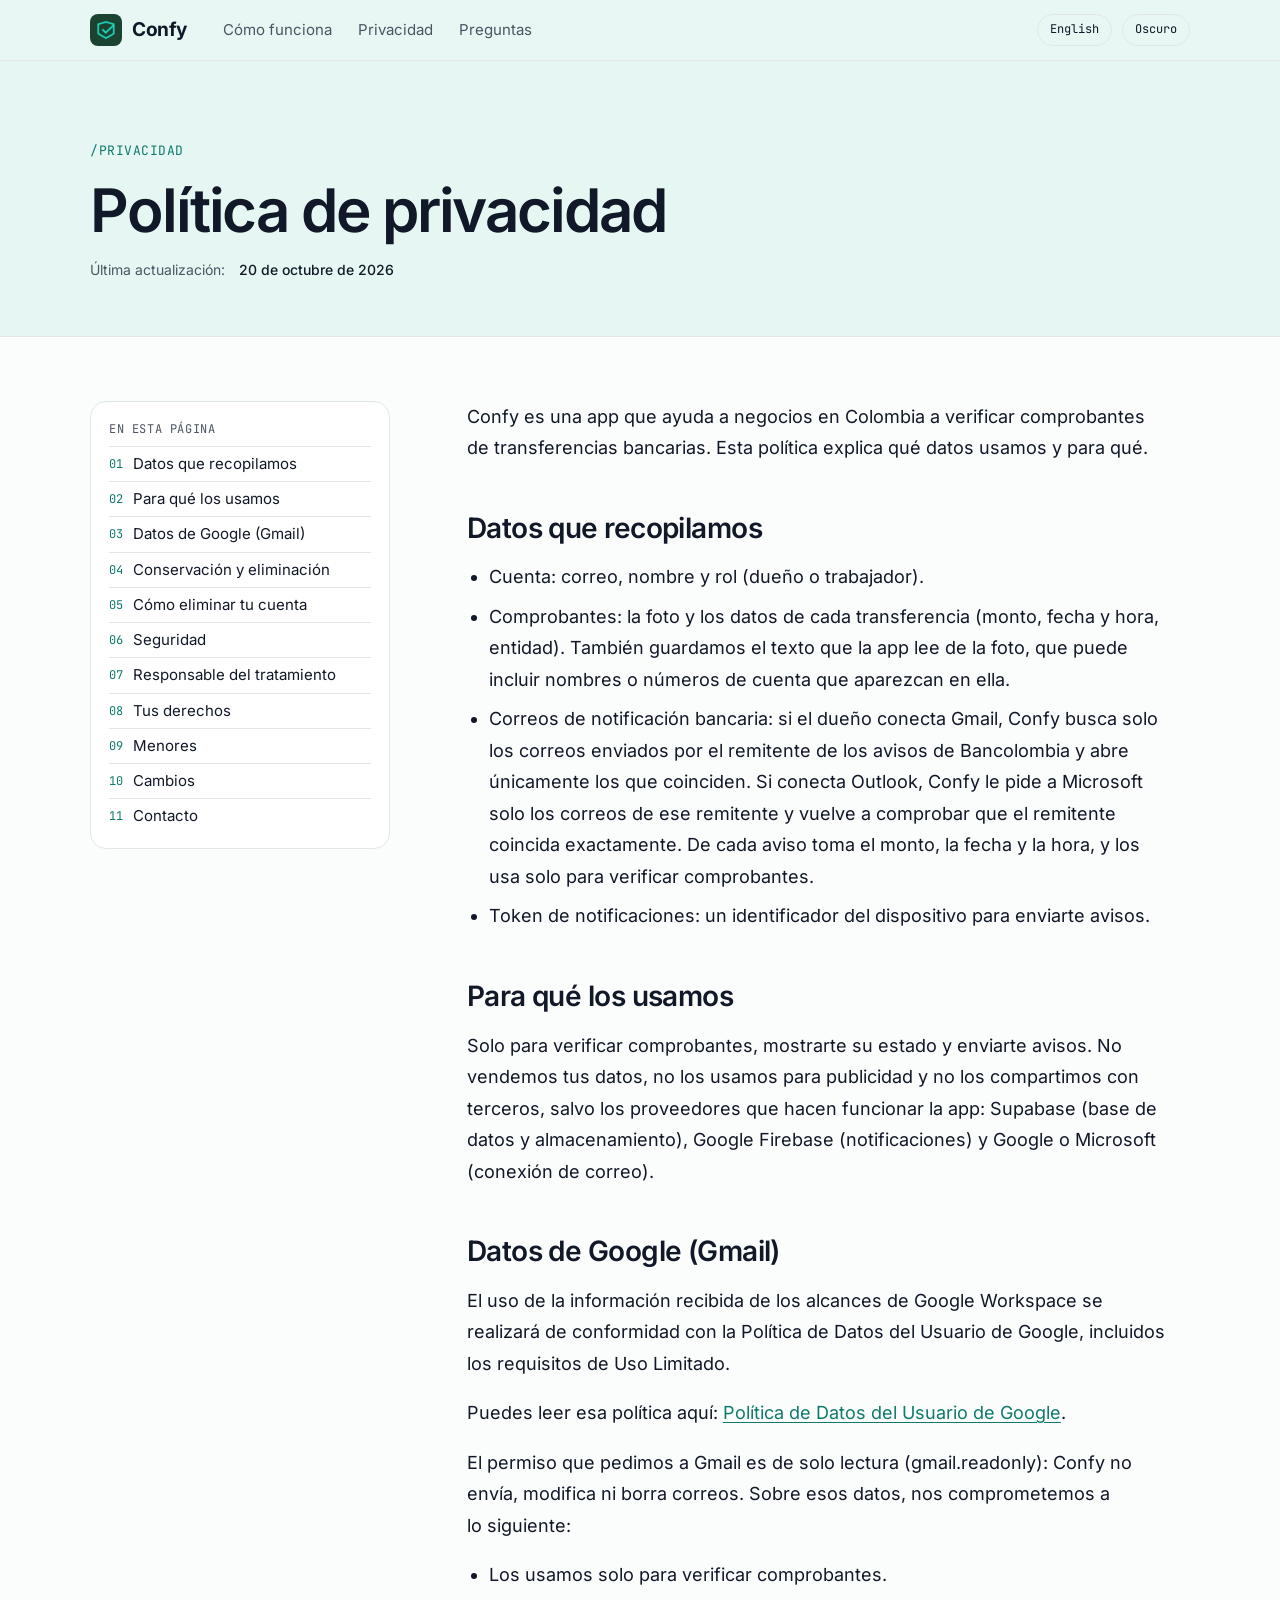
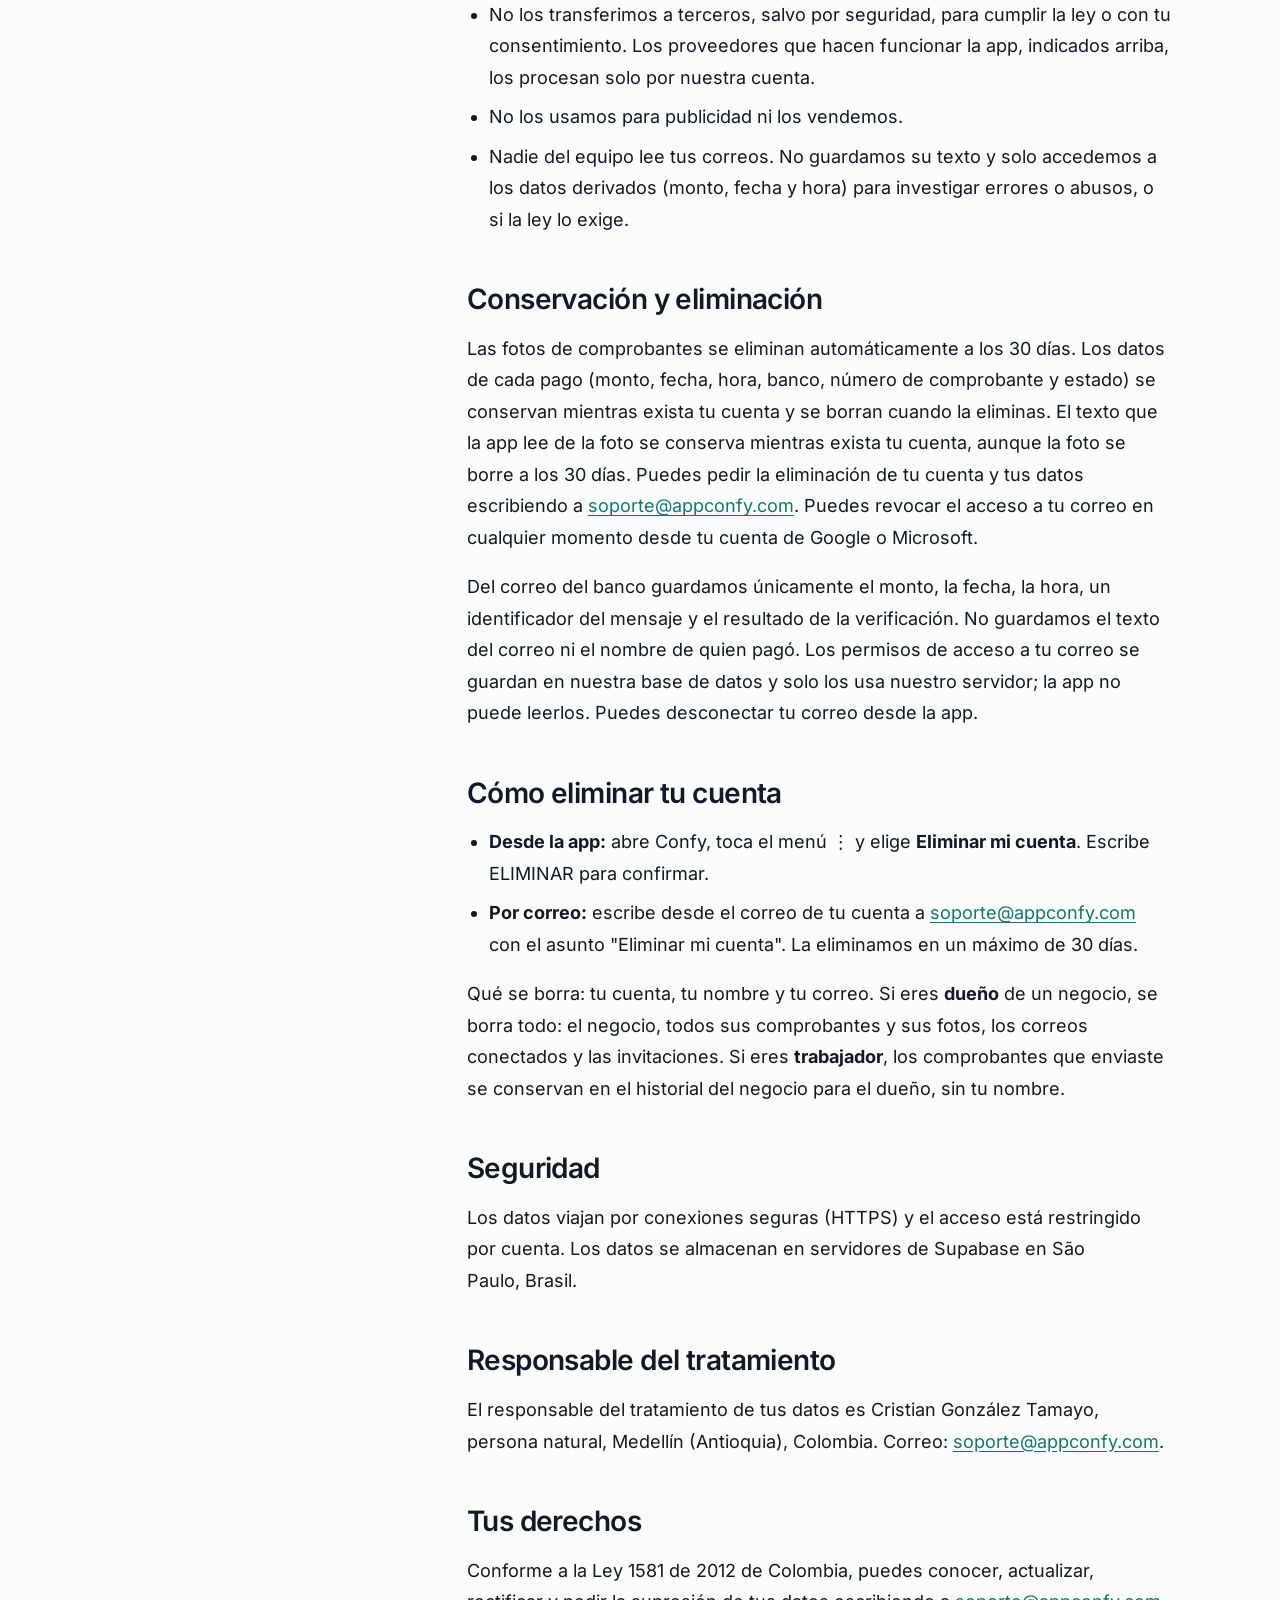
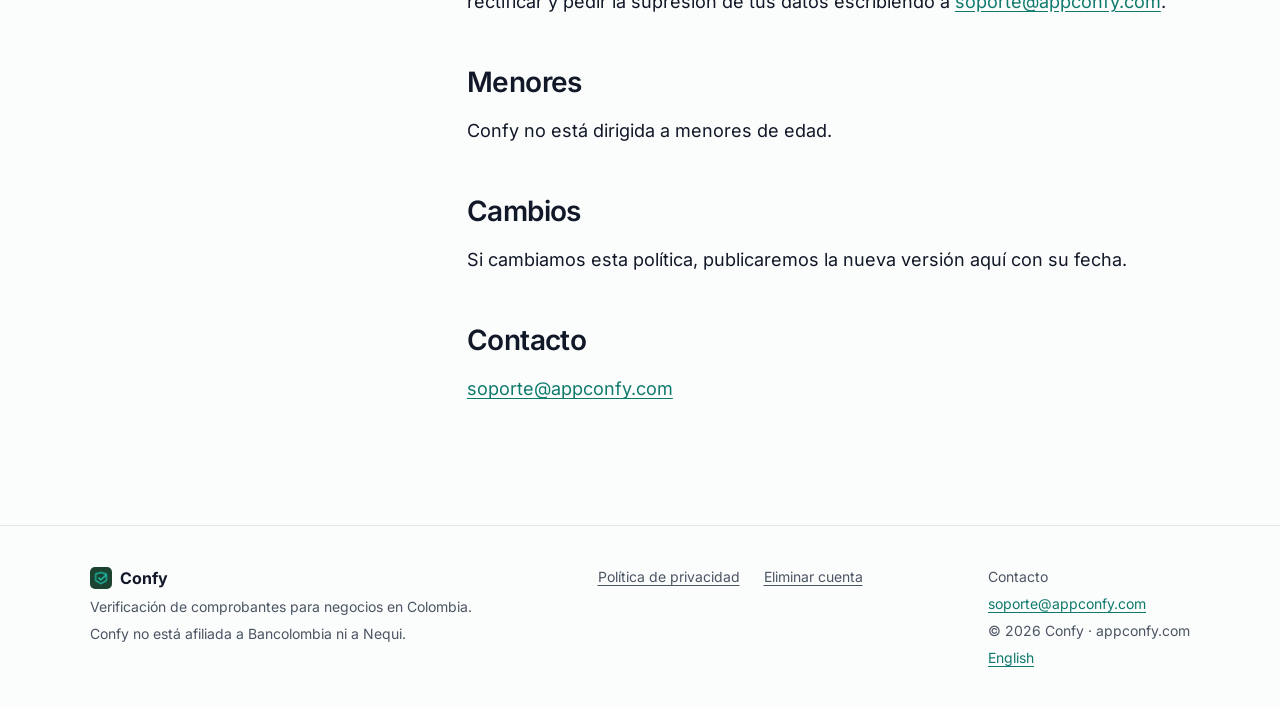
<file: privacidad/index.html>
<!doctype html>
<html lang="es-CO">
<head>
  <meta charset="utf-8">
  <meta name="viewport" content="width=device-width, initial-scale=1">
  <title>Política de privacidad · Confy</title>
  <meta name="description" content="Política de privacidad de Confy: qué datos recoge, para qué los usa, cuánto tiempo los conserva y cómo borrarlos.">
  <link rel="canonical" href="https://appconfy.com/privacidad/">
  <link rel="alternate" hreflang="es-CO" href="https://appconfy.com/privacidad/">
  <link rel="alternate" hreflang="en" href="https://appconfy.com/en/privacy/">
  <link rel="alternate" hreflang="x-default" href="https://appconfy.com/privacidad/">
  <meta property="og:type" content="website">
  <meta property="og:site_name" content="Confy">
  <meta property="og:title" content="Política de privacidad · Confy">
  <meta property="og:description" content="Política de privacidad de Confy: qué datos recoge, para qué los usa, cuánto tiempo los conserva y cómo borrarlos.">
  <meta property="og:url" content="https://appconfy.com/privacidad/">
  <meta property="og:locale" content="es_CO">
  <meta property="og:locale:alternate" content="en_US">
  <meta property="og:image" content="https://appconfy.com/assets/og-confy-es.png">
  <meta property="og:image:type" content="image/png">
  <meta property="og:image:width" content="1200">
  <meta property="og:image:height" content="630">
  <meta property="og:image:alt" content="Confy: que ningún comprobante falso te engañe otra vez">
  <meta name="twitter:card" content="summary_large_image">
  <meta name="twitter:title" content="Política de privacidad · Confy">
  <meta name="twitter:description" content="Política de privacidad de Confy: qué datos recoge, para qué los usa, cuánto tiempo los conserva y cómo borrarlos.">
  <meta name="twitter:image" content="https://appconfy.com/assets/og-confy-es.png">
  <meta name="twitter:image:alt" content="Confy: que ningún comprobante falso te engañe otra vez">
  <meta name="theme-color" content="#1B4332">
  <link rel="icon" type="image/png" sizes="32x32" href="../assets/favicon-32.png">
  <link rel="apple-touch-icon" href="../assets/apple-touch-icon.png">
  <link rel="stylesheet" href="../styles.css">
  <script src="../theme.js"></script>
</head>
<body>
  <a class="skip" href="#contenido">Saltar al contenido</a>
  <header class="site-header">
    <div class="wrap header-row">
      <a class="brand" href="../"><img src="../assets/confy-icono.webp" alt="" width="32" height="32"><span>Confy</span></a>
      <nav class="main-nav" aria-label="Principal">
        <a href="../#como-funciona">Cómo funciona</a>
        <a href="../#confianza">Privacidad</a>
        <a href="../#preguntas">Preguntas</a>
      </nav>
      <div class="header-tools">
        <a class="lang-link" href="../en/privacy/" hreflang="en" lang="en">English</a>
        <button class="theme-toggle" type="button" aria-label="Cambiar entre modo claro y oscuro"><span class="solo-claro">Oscuro</span><span class="solo-oscuro">Claro</span></button>
      </div>
    </div>
  </header>
  <main id="contenido">
    <section class="legal-head">
      <div class="wrap">
        <p class="eyebrow">/privacidad</p>
        <h1>Política de privacidad</h1>
        <p class="meta">Última actualización: <time datetime="2026-10-20">20 de octubre de 2026</time></p>
      </div>
    </section>
    <div class="wrap legal-body">
      <nav class="toc" aria-label="En esta página">
        <p class="toc-title">En esta página</p>
        <ol>
          <li><a href="#datos-que-recopilamos">Datos que recopilamos</a></li>
          <li><a href="#para-que-los-usamos">Para qué los usamos</a></li>
          <li><a href="#datos-de-google-gmail">Datos de Google (Gmail)</a></li>
          <li><a href="#conservacion-y-eliminacion">Conservación y eliminación</a></li>
          <li><a href="#como-eliminar-tu-cuenta">Cómo eliminar tu cuenta</a></li>
          <li><a href="#seguridad">Seguridad</a></li>
          <li><a href="#responsable-del-tratamiento">Responsable del tratamiento</a></li>
          <li><a href="#tus-derechos">Tus derechos</a></li>
          <li><a href="#menores">Menores</a></li>
          <li><a href="#cambios">Cambios</a></li>
          <li><a href="#contacto">Contacto</a></li>
        </ol>
      </nav>
      <article class="prose">
        <p>Confy es una app que ayuda a negocios en Colombia a verificar comprobantes de transferencias bancarias. Esta política explica qué datos usamos y para qué.</p>
        <h2 id="datos-que-recopilamos">Datos que recopilamos</h2>
        <ul>
        <li>Cuenta: correo, nombre y rol (dueño o trabajador).</li>
        <li>Comprobantes: la foto y los datos de cada transferencia (monto, fecha y hora, entidad). También guardamos el texto que la app lee de la foto, que puede incluir nombres o números de cuenta que aparezcan en ella.</li>
        <li>Correos de notificación bancaria: si el dueño conecta Gmail, Confy busca solo los correos enviados por el remitente de los avisos de Bancolombia y abre únicamente los que coinciden. Si conecta Outlook, Confy le pide a Microsoft solo los correos de ese remitente y vuelve a comprobar que el remitente coincida exactamente. De cada aviso toma el monto, la fecha y la hora, y los usa solo para verificar comprobantes.</li>
        <li>Token de notificaciones: un identificador del dispositivo para enviarte avisos.</li>
        </ul>
        <h2 id="para-que-los-usamos">Para qué los usamos</h2>
        <p>Solo para verificar comprobantes, mostrarte su estado y enviarte avisos. No vendemos tus datos, no los usamos para publicidad y no los compartimos con terceros, salvo los proveedores que hacen funcionar la app: Supabase (base de datos y almacenamiento), Google Firebase (notificaciones) y Google o Microsoft (conexión de correo).</p>
        <h2 id="datos-de-google-gmail">Datos de Google (Gmail)</h2>
        <p>El uso de la información recibida de los alcances de Google Workspace se realizará de conformidad con la Política de Datos del Usuario de Google, incluidos los requisitos de Uso Limitado.</p>
        <p>Puedes leer esa política aquí: <a href="https://developers.google.com/terms/api-services-user-data-policy" rel="noopener">Política de Datos del Usuario de Google</a>.</p>
        <p>El permiso que pedimos a Gmail es de solo lectura (gmail.readonly): Confy no envía, modifica ni borra correos. Sobre esos datos, nos comprometemos a lo siguiente:</p>
        <ul>
        <li>Los usamos solo para verificar comprobantes.</li>
        <li>No los transferimos a terceros, salvo por seguridad, para cumplir la ley o con tu consentimiento. Los proveedores que hacen funcionar la app, indicados arriba, los procesan solo por nuestra cuenta.</li>
        <li>No los usamos para publicidad ni los vendemos.</li>
        <li>Nadie del equipo lee tus correos. No guardamos su texto y solo accedemos a los datos derivados (monto, fecha y hora) para investigar errores o abusos, o si la ley lo exige.</li>
        </ul>
        <h2 id="conservacion-y-eliminacion">Conservación y eliminación</h2>
        <p>Las fotos de comprobantes se eliminan automáticamente a los 30 días. Los datos de cada pago (monto, fecha, hora, banco, número de comprobante y estado) se conservan mientras exista tu cuenta y se borran cuando la eliminas. El texto que la app lee de la foto se conserva mientras exista tu cuenta, aunque la foto se borre a los 30 días. Puedes pedir la eliminación de tu cuenta y tus datos escribiendo a <a href="mailto:soporte@appconfy.com">soporte@appconfy.com</a>. Puedes revocar el acceso a tu correo en cualquier momento desde tu cuenta de Google o Microsoft.</p>
        <p>Del correo del banco guardamos únicamente el monto, la fecha, la hora, un identificador del mensaje y el resultado de la verificación. No guardamos el texto del correo ni el nombre de quien pagó. Los permisos de acceso a tu correo se guardan en nuestra base de datos y solo los usa nuestro servidor; la app no puede leerlos. Puedes desconectar tu correo desde la app.</p>
        <h2 id="como-eliminar-tu-cuenta">Cómo eliminar tu cuenta</h2>
        <ul>
        <li><strong>Desde la app:</strong> abre Confy, toca el menú ⋮ y elige <strong>Eliminar mi cuenta</strong>. Escribe ELIMINAR para confirmar.</li>
        <li><strong>Por correo:</strong> escribe desde el correo de tu cuenta a <a href="mailto:soporte@appconfy.com">soporte@appconfy.com</a> con el asunto "Eliminar mi cuenta". La eliminamos en un máximo de 30 días.</li>
        </ul>
        <p>Qué se borra: tu cuenta, tu nombre y tu correo. Si eres <strong>dueño</strong> de un negocio, se borra todo: el negocio, todos sus comprobantes y sus fotos, los correos conectados y las invitaciones. Si eres <strong>trabajador</strong>, los comprobantes que enviaste se conservan en el historial del negocio para el dueño, sin tu nombre.</p>
        <h2 id="seguridad">Seguridad</h2>
        <p>Los datos viajan por conexiones seguras (HTTPS) y el acceso está restringido por cuenta. Los datos se almacenan en servidores de Supabase en São Paulo, Brasil.</p>
        <h2 id="responsable-del-tratamiento">Responsable del tratamiento</h2>
        <p>El responsable del tratamiento de tus datos es Cristian González Tamayo, persona natural, Medellín (Antioquia), Colombia. Correo: <a href="mailto:soporte@appconfy.com">soporte@appconfy.com</a>.</p>
        <h2 id="tus-derechos">Tus derechos</h2>
        <p>Conforme a la Ley 1581 de 2012 de Colombia, puedes conocer, actualizar, rectificar y pedir la supresión de tus datos escribiendo a <a href="mailto:soporte@appconfy.com">soporte@appconfy.com</a>.</p>
        <h2 id="menores">Menores</h2>
        <p>Confy no está dirigida a menores de edad.</p>
        <h2 id="cambios">Cambios</h2>
        <p>Si cambiamos esta política, publicaremos la nueva versión aquí con su fecha.</p>
        <h2 id="contacto">Contacto</h2>
        <p><a href="mailto:soporte@appconfy.com">soporte@appconfy.com</a></p>
      </article>
    </div>
  </main>
  <footer class="site-footer">
    <div class="wrap footer-row">
      <div class="footer-brand">
        <span class="brand-sm"><img src="../assets/confy-icono.webp" alt="" width="22" height="22">Confy</span>
        <span>Verificación de comprobantes para negocios en Colombia.</span>
        <span>Confy no está afiliada a Bancolombia ni a Nequi.</span>
      </div>
      <nav class="footer-legal" aria-label="Legal">
          <a href="../privacidad/">Política de privacidad</a>
          <a href="../eliminar-cuenta/">Eliminar cuenta</a>
      </nav>
      <div class="footer-contact">
        <span>Contacto</span>
        <a href="mailto:soporte@appconfy.com">soporte@appconfy.com</a>
        <span>© 2026 Confy · appconfy.com</span>
        <a class="lang-link-foot" href="../en/privacy/" hreflang="en" lang="en">English</a>
      </div>
    </div>
  </footer>
</body>
</html>
</file>
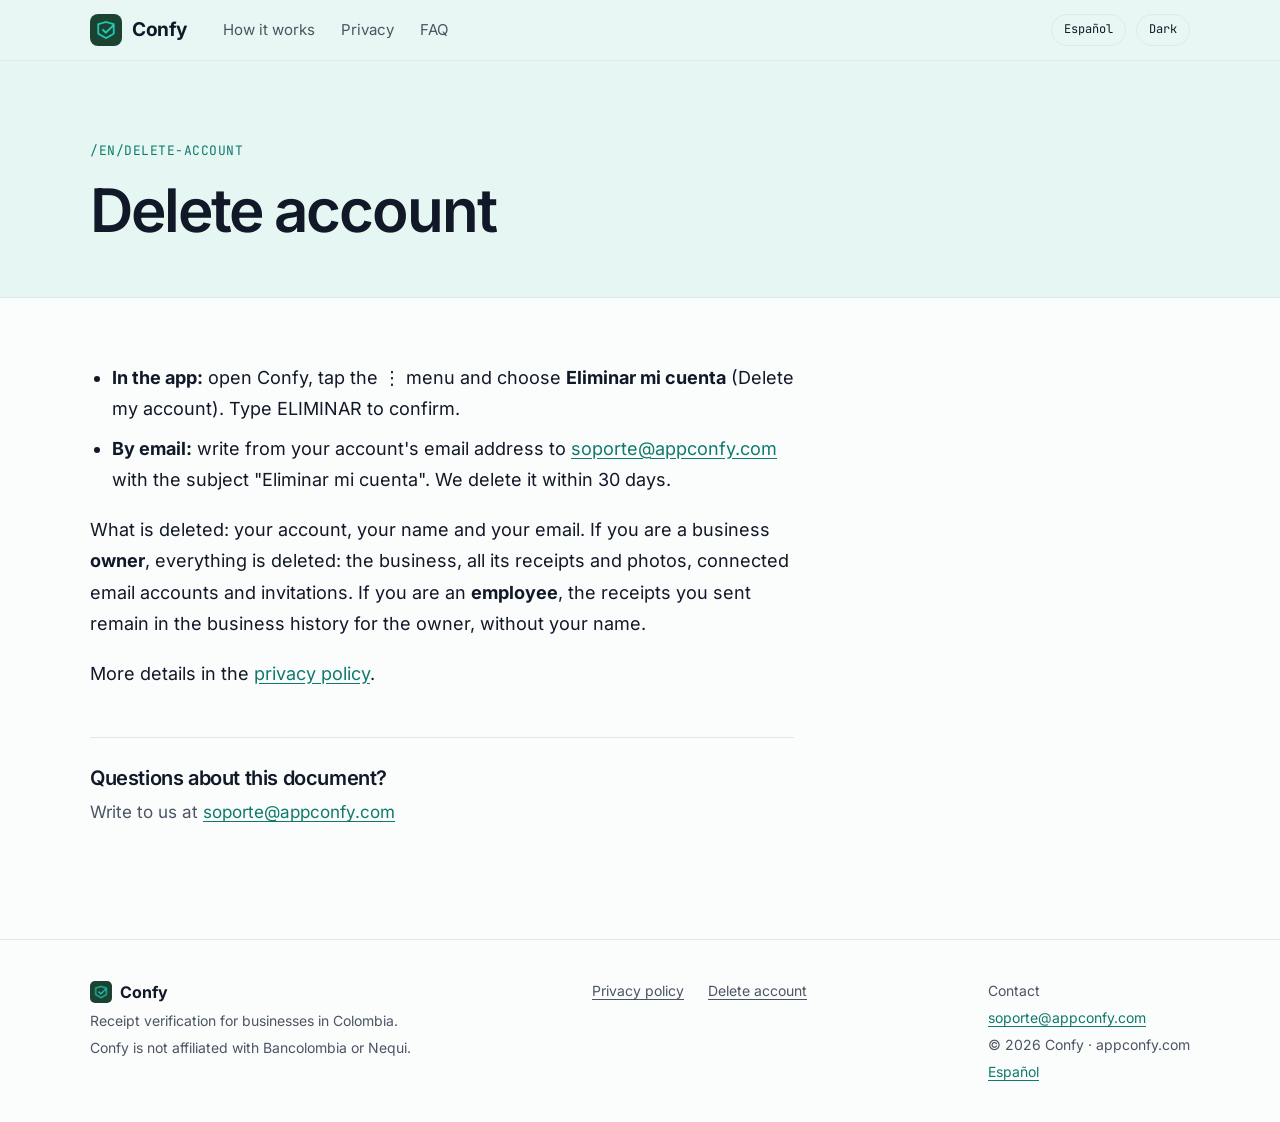
<file: en/delete-account/index.html>
<!doctype html>
<html lang="en">
<head>
  <meta charset="utf-8">
  <meta name="viewport" content="width=device-width, initial-scale=1">
  <title>Delete account · Confy</title>
  <meta name="description" content="How to delete your Confy account and what happens to your data: what is deleted if you are an owner and what stays if you are an employee.">
  <link rel="canonical" href="https://appconfy.com/en/delete-account/">
  <link rel="alternate" hreflang="es-CO" href="https://appconfy.com/eliminar-cuenta/">
  <link rel="alternate" hreflang="en" href="https://appconfy.com/en/delete-account/">
  <link rel="alternate" hreflang="x-default" href="https://appconfy.com/eliminar-cuenta/">
  <meta property="og:type" content="website">
  <meta property="og:site_name" content="Confy">
  <meta property="og:title" content="Delete account · Confy">
  <meta property="og:description" content="How to delete your Confy account and what happens to your data: what is deleted if you are an owner and what stays if you are an employee.">
  <meta property="og:url" content="https://appconfy.com/en/delete-account/">
  <meta property="og:locale" content="en_US">
  <meta property="og:locale:alternate" content="es_CO">
  <meta property="og:image" content="https://appconfy.com/assets/og-confy-en.png">
  <meta property="og:image:type" content="image/png">
  <meta property="og:image:width" content="1200">
  <meta property="og:image:height" content="630">
  <meta property="og:image:alt" content="Confy: never get fooled by a fake receipt again">
  <meta name="twitter:card" content="summary_large_image">
  <meta name="twitter:title" content="Delete account · Confy">
  <meta name="twitter:description" content="How to delete your Confy account and what happens to your data: what is deleted if you are an owner and what stays if you are an employee.">
  <meta name="twitter:image" content="https://appconfy.com/assets/og-confy-en.png">
  <meta name="twitter:image:alt" content="Confy: never get fooled by a fake receipt again">
  <meta name="theme-color" content="#1B4332">
  <link rel="icon" type="image/png" sizes="32x32" href="../../assets/favicon-32.png">
  <link rel="apple-touch-icon" href="../../assets/apple-touch-icon.png">
  <link rel="stylesheet" href="../../styles.css">
  <script src="../../theme.js"></script>
</head>
<body>
  <a class="skip" href="#contenido">Skip to content</a>
  <header class="site-header">
    <div class="wrap header-row">
      <a class="brand" href="../../en/"><img src="../../assets/confy-icono.webp" alt="" width="32" height="32"><span>Confy</span></a>
      <nav class="main-nav" aria-label="Main">
        <a href="../../en/#como-funciona">How it works</a>
        <a href="../../en/#confianza">Privacy</a>
        <a href="../../en/#preguntas">FAQ</a>
      </nav>
      <div class="header-tools">
        <a class="lang-link" href="../../eliminar-cuenta/" hreflang="es" lang="es">Español</a>
        <button class="theme-toggle" type="button" aria-label="Switch between light and dark mode"><span class="solo-claro">Dark</span><span class="solo-oscuro">Light</span></button>
      </div>
    </div>
  </header>
  <main id="contenido">
    <section class="legal-head">
      <div class="wrap">
        <p class="eyebrow">/en/delete-account</p>
        <h1>Delete account</h1>
      </div>
    </section>
    <div class="wrap legal-body">
      <nav class="toc" aria-label="On this page">
        <p class="toc-title">On this page</p>
        <ol>

        </ol>
      </nav>
      <article class="prose">
        <ul>
        <li><strong>In the app:</strong> open Confy, tap the ⋮ menu and choose <strong>Eliminar mi cuenta</strong> (Delete my account). Type ELIMINAR to confirm.</li>
        <li><strong>By email:</strong> write from your account's email address to <a href="mailto:soporte@appconfy.com">soporte@appconfy.com</a> with the subject "Eliminar mi cuenta". We delete it within 30 days.</li>
        </ul>
        <p>What is deleted: your account, your name and your email. If you are a business <strong>owner</strong>, everything is deleted: the business, all its receipts and photos, connected email accounts and invitations. If you are an <strong>employee</strong>, the receipts you sent remain in the business history for the owner, without your name.</p>
        <p>More details in the <a href="../../en/privacy/">privacy policy</a>.</p>
        <div class="legal-contact">
          <h2 class="legal-contact-title">Questions about this document?</h2>
          <p>Write to us at <a href="mailto:soporte@appconfy.com">soporte@appconfy.com</a></p>
        </div>
      </article>
    </div>
  </main>
  <footer class="site-footer">
    <div class="wrap footer-row">
      <div class="footer-brand">
        <span class="brand-sm"><img src="../../assets/confy-icono.webp" alt="" width="22" height="22">Confy</span>
        <span>Receipt verification for businesses in Colombia.</span>
        <span>Confy is not affiliated with Bancolombia or Nequi.</span>
      </div>
      <nav class="footer-legal" aria-label="Legal">
          <a href="../../en/privacy/">Privacy policy</a>
          <a href="../../en/delete-account/">Delete account</a>
      </nav>
      <div class="footer-contact">
        <span>Contact</span>
        <a href="mailto:soporte@appconfy.com">soporte@appconfy.com</a>
        <span>© 2026 Confy · appconfy.com</span>
        <a class="lang-link-foot" href="../../eliminar-cuenta/" hreflang="es" lang="es">Español</a>
      </div>
    </div>
  </footer>
</body>
</html>
</file>
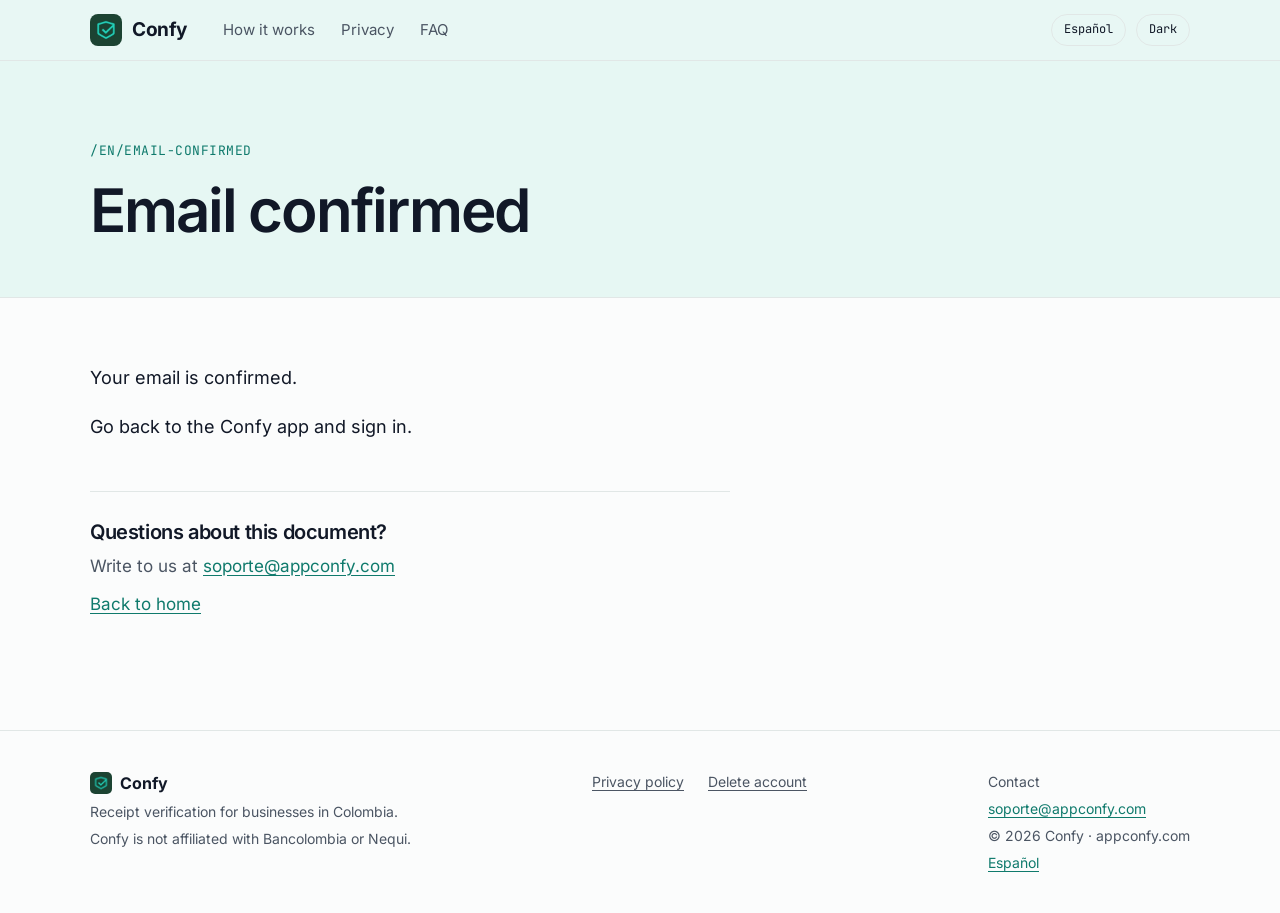
<file: en/email-confirmed/index.html>
<!doctype html>
<html lang="en">
<head>
  <meta charset="utf-8">
  <meta name="viewport" content="width=device-width, initial-scale=1">
  <title>Email confirmed · Confy</title>
  <meta name="description" content="Your email is confirmed. Go back to the Confy app and sign in with your email and password.">
  <meta name="robots" content="noindex">
  <link rel="canonical" href="https://appconfy.com/en/email-confirmed/">
  <link rel="alternate" hreflang="es-CO" href="https://appconfy.com/correo-confirmado/">
  <link rel="alternate" hreflang="en" href="https://appconfy.com/en/email-confirmed/">
  <link rel="alternate" hreflang="x-default" href="https://appconfy.com/correo-confirmado/">
  <meta property="og:type" content="website">
  <meta property="og:site_name" content="Confy">
  <meta property="og:title" content="Email confirmed · Confy">
  <meta property="og:description" content="Your email is confirmed. Go back to the Confy app and sign in with your email and password.">
  <meta property="og:url" content="https://appconfy.com/en/email-confirmed/">
  <meta property="og:locale" content="en_US">
  <meta property="og:locale:alternate" content="es_CO">
  <meta property="og:image" content="https://appconfy.com/assets/og-confy-en.png">
  <meta property="og:image:type" content="image/png">
  <meta property="og:image:width" content="1200">
  <meta property="og:image:height" content="630">
  <meta property="og:image:alt" content="Confy: never get fooled by a fake receipt again">
  <meta name="twitter:card" content="summary_large_image">
  <meta name="twitter:title" content="Email confirmed · Confy">
  <meta name="twitter:description" content="Your email is confirmed. Go back to the Confy app and sign in with your email and password.">
  <meta name="twitter:image" content="https://appconfy.com/assets/og-confy-en.png">
  <meta name="twitter:image:alt" content="Confy: never get fooled by a fake receipt again">
  <meta name="theme-color" content="#1B4332">
  <link rel="icon" type="image/png" sizes="32x32" href="../../assets/favicon-32.png">
  <link rel="apple-touch-icon" href="../../assets/apple-touch-icon.png">
  <link rel="stylesheet" href="../../styles.css">
  <script src="../../theme.js"></script>
</head>
<body>
  <a class="skip" href="#contenido">Skip to content</a>
  <header class="site-header">
    <div class="wrap header-row">
      <a class="brand" href="../../en/"><img src="../../assets/confy-icono.webp" alt="" width="32" height="32"><span>Confy</span></a>
      <nav class="main-nav" aria-label="Main">
        <a href="../../en/#como-funciona">How it works</a>
        <a href="../../en/#confianza">Privacy</a>
        <a href="../../en/#preguntas">FAQ</a>
      </nav>
      <div class="header-tools">
        <a class="lang-link" href="../../correo-confirmado/" hreflang="es" lang="es">Español</a>
        <button class="theme-toggle" type="button" aria-label="Switch between light and dark mode"><span class="solo-claro">Dark</span><span class="solo-oscuro">Light</span></button>
      </div>
    </div>
  </header>
  <main id="contenido">
    <section class="legal-head">
      <div class="wrap">
        <p class="eyebrow">/en/email-confirmed</p>
        <h1>Email confirmed</h1>
      </div>
    </section>
    <div class="wrap legal-body legal-short">
      <article class="prose">
        <p>Your email is confirmed.</p>
        <p>Go back to the Confy app and sign in.</p>
        <div class="legal-contact">
          <h2 class="legal-contact-title">Questions about this document?</h2>
          <p>Write to us at <a href="mailto:soporte@appconfy.com">soporte@appconfy.com</a></p>
          <p><a href="../../en/">Back to home</a></p>
        </div>
      </article>
    </div>
  </main>
  <footer class="site-footer">
    <div class="wrap footer-row">
      <div class="footer-brand">
        <span class="brand-sm"><img src="../../assets/confy-icono.webp" alt="" width="22" height="22">Confy</span>
        <span>Receipt verification for businesses in Colombia.</span>
        <span>Confy is not affiliated with Bancolombia or Nequi.</span>
      </div>
      <nav class="footer-legal" aria-label="Legal">
          <a href="../../en/privacy/">Privacy policy</a>
          <a href="../../en/delete-account/">Delete account</a>
      </nav>
      <div class="footer-contact">
        <span>Contact</span>
        <a href="mailto:soporte@appconfy.com">soporte@appconfy.com</a>
        <span>© 2026 Confy · appconfy.com</span>
        <a class="lang-link-foot" href="../../correo-confirmado/" hreflang="es" lang="es">Español</a>
      </div>
    </div>
  </footer>
</body>
</html>
</file>
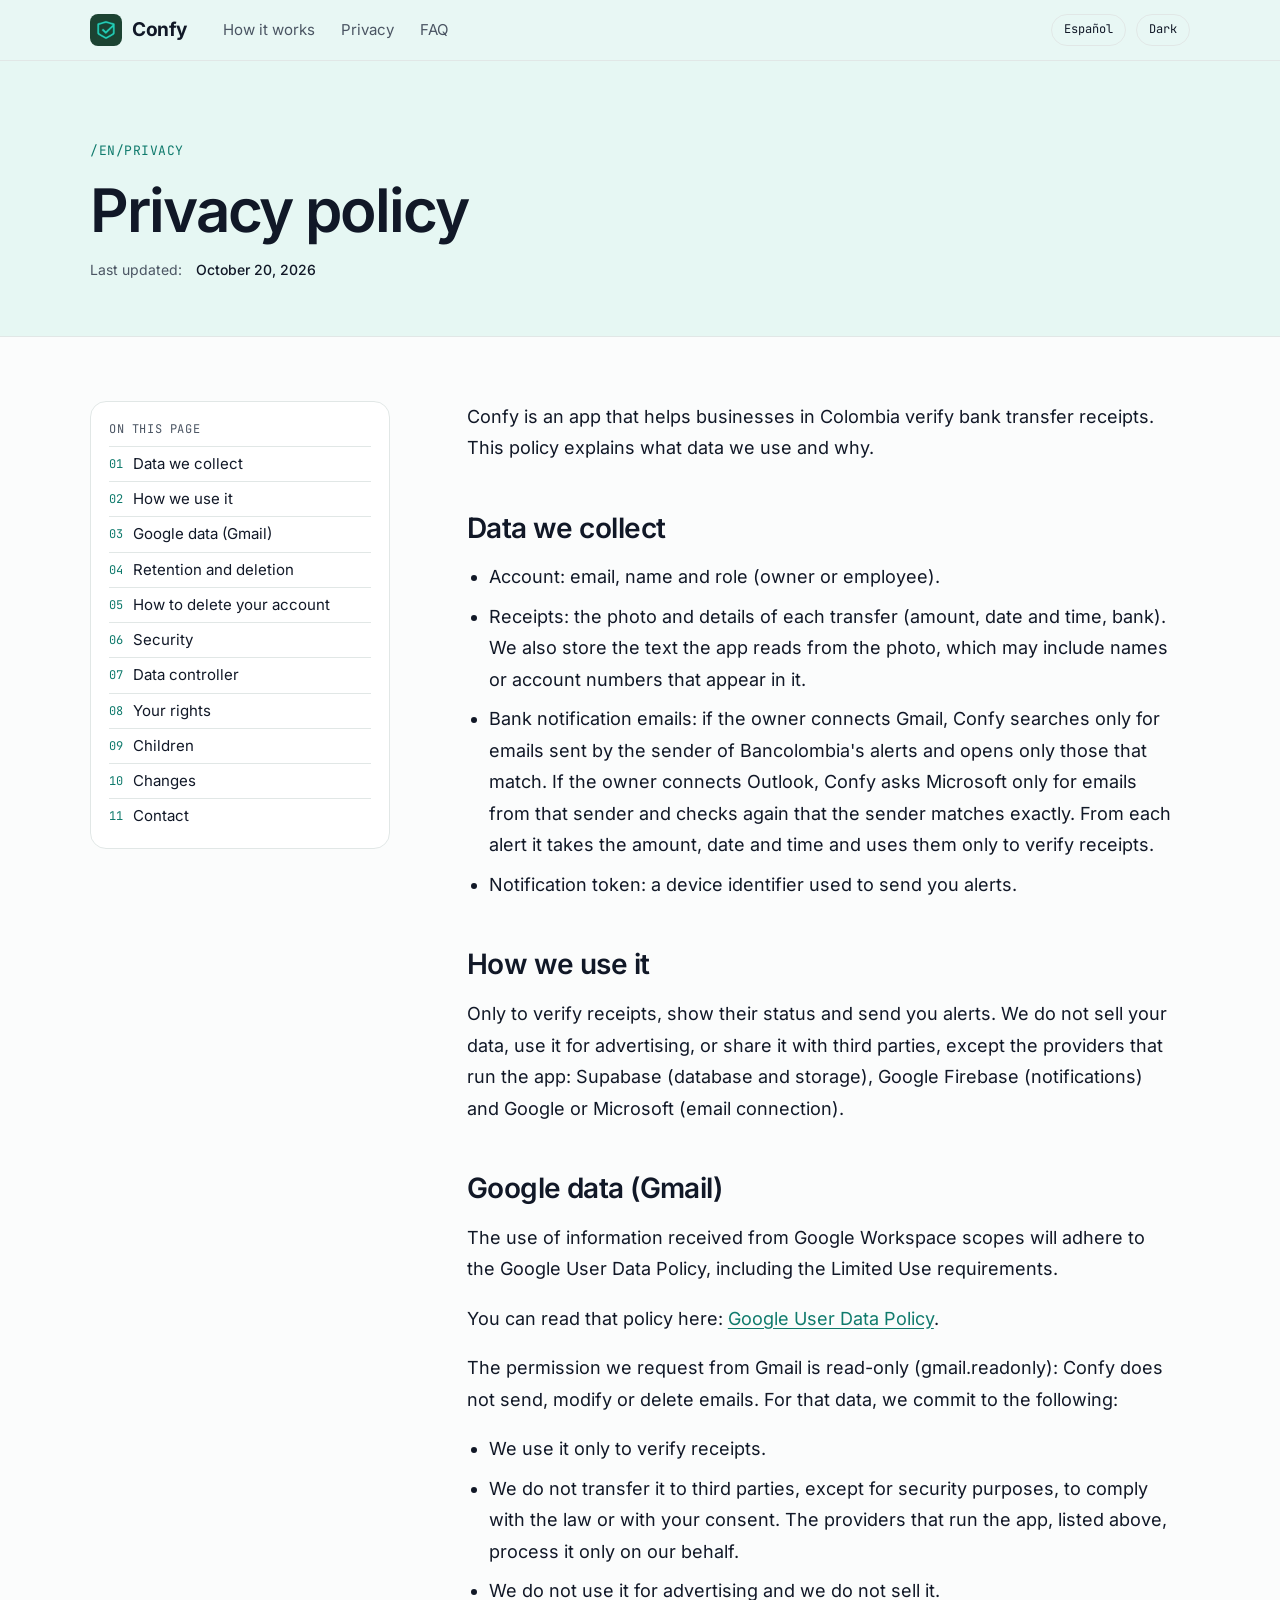
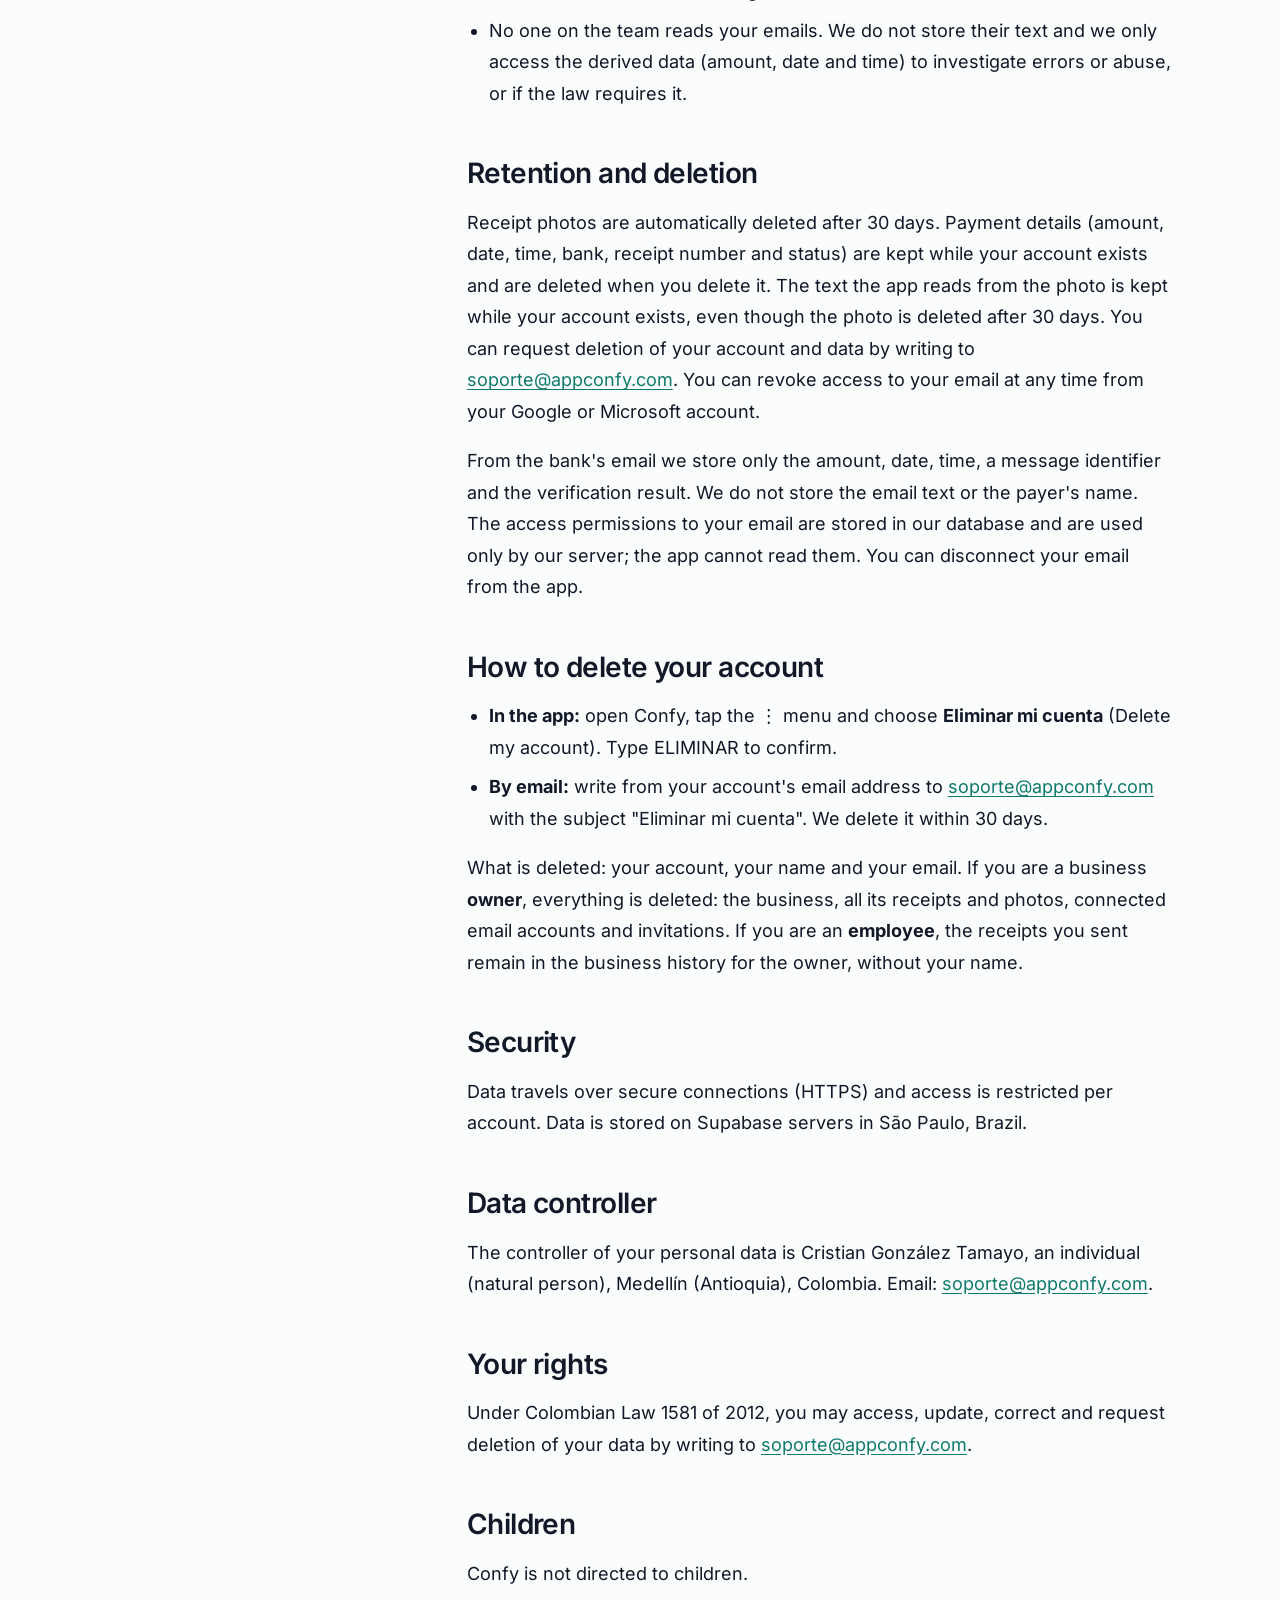
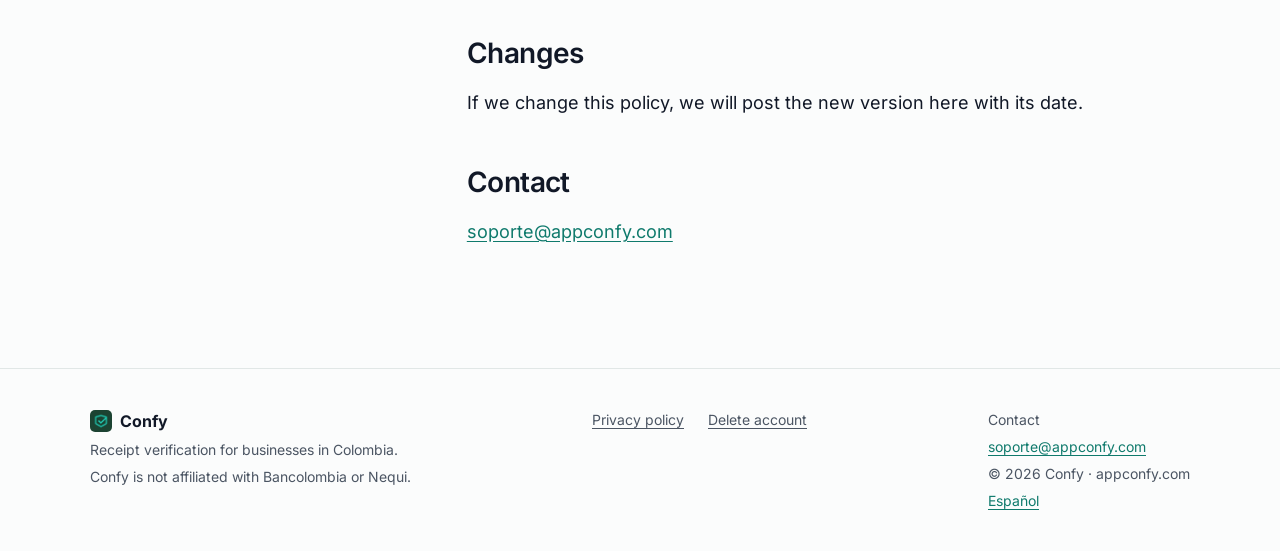
<file: en/privacy/index.html>
<!doctype html>
<html lang="en">
<head>
  <meta charset="utf-8">
  <meta name="viewport" content="width=device-width, initial-scale=1">
  <title>Privacy policy · Confy</title>
  <meta name="description" content="Confy’s privacy policy: what data it collects, why it uses it, how long it keeps it and how to delete it.">
  <link rel="canonical" href="https://appconfy.com/en/privacy/">
  <link rel="alternate" hreflang="es-CO" href="https://appconfy.com/privacidad/">
  <link rel="alternate" hreflang="en" href="https://appconfy.com/en/privacy/">
  <link rel="alternate" hreflang="x-default" href="https://appconfy.com/privacidad/">
  <meta property="og:type" content="website">
  <meta property="og:site_name" content="Confy">
  <meta property="og:title" content="Privacy policy · Confy">
  <meta property="og:description" content="Confy’s privacy policy: what data it collects, why it uses it, how long it keeps it and how to delete it.">
  <meta property="og:url" content="https://appconfy.com/en/privacy/">
  <meta property="og:locale" content="en_US">
  <meta property="og:locale:alternate" content="es_CO">
  <meta property="og:image" content="https://appconfy.com/assets/og-confy-en.png">
  <meta property="og:image:type" content="image/png">
  <meta property="og:image:width" content="1200">
  <meta property="og:image:height" content="630">
  <meta property="og:image:alt" content="Confy: never get fooled by a fake receipt again">
  <meta name="twitter:card" content="summary_large_image">
  <meta name="twitter:title" content="Privacy policy · Confy">
  <meta name="twitter:description" content="Confy’s privacy policy: what data it collects, why it uses it, how long it keeps it and how to delete it.">
  <meta name="twitter:image" content="https://appconfy.com/assets/og-confy-en.png">
  <meta name="twitter:image:alt" content="Confy: never get fooled by a fake receipt again">
  <meta name="theme-color" content="#1B4332">
  <link rel="icon" type="image/png" sizes="32x32" href="../../assets/favicon-32.png">
  <link rel="apple-touch-icon" href="../../assets/apple-touch-icon.png">
  <link rel="stylesheet" href="../../styles.css">
  <script src="../../theme.js"></script>
</head>
<body>
  <a class="skip" href="#contenido">Skip to content</a>
  <header class="site-header">
    <div class="wrap header-row">
      <a class="brand" href="../../en/"><img src="../../assets/confy-icono.webp" alt="" width="32" height="32"><span>Confy</span></a>
      <nav class="main-nav" aria-label="Main">
        <a href="../../en/#como-funciona">How it works</a>
        <a href="../../en/#confianza">Privacy</a>
        <a href="../../en/#preguntas">FAQ</a>
      </nav>
      <div class="header-tools">
        <a class="lang-link" href="../../privacidad/" hreflang="es" lang="es">Español</a>
        <button class="theme-toggle" type="button" aria-label="Switch between light and dark mode"><span class="solo-claro">Dark</span><span class="solo-oscuro">Light</span></button>
      </div>
    </div>
  </header>
  <main id="contenido">
    <section class="legal-head">
      <div class="wrap">
        <p class="eyebrow">/en/privacy</p>
        <h1>Privacy policy</h1>
        <p class="meta">Last updated: <time datetime="2026-10-20">October 20, 2026</time></p>
      </div>
    </section>
    <div class="wrap legal-body">
      <nav class="toc" aria-label="On this page">
        <p class="toc-title">On this page</p>
        <ol>
          <li><a href="#data-we-collect">Data we collect</a></li>
          <li><a href="#how-we-use-it">How we use it</a></li>
          <li><a href="#google-data-gmail">Google data (Gmail)</a></li>
          <li><a href="#retention-and-deletion">Retention and deletion</a></li>
          <li><a href="#how-to-delete-your-account">How to delete your account</a></li>
          <li><a href="#security">Security</a></li>
          <li><a href="#data-controller">Data controller</a></li>
          <li><a href="#your-rights">Your rights</a></li>
          <li><a href="#children">Children</a></li>
          <li><a href="#changes">Changes</a></li>
          <li><a href="#contact">Contact</a></li>
        </ol>
      </nav>
      <article class="prose">
        <p>Confy is an app that helps businesses in Colombia verify bank transfer receipts. This policy explains what data we use and why.</p>
        <h2 id="data-we-collect">Data we collect</h2>
        <ul>
        <li>Account: email, name and role (owner or employee).</li>
        <li>Receipts: the photo and details of each transfer (amount, date and time, bank). We also store the text the app reads from the photo, which may include names or account numbers that appear in it.</li>
        <li>Bank notification emails: if the owner connects Gmail, Confy searches only for emails sent by the sender of Bancolombia's alerts and opens only those that match. If the owner connects Outlook, Confy asks Microsoft only for emails from that sender and checks again that the sender matches exactly. From each alert it takes the amount, date and time and uses them only to verify receipts.</li>
        <li>Notification token: a device identifier used to send you alerts.</li>
        </ul>
        <h2 id="how-we-use-it">How we use it</h2>
        <p>Only to verify receipts, show their status and send you alerts. We do not sell your data, use it for advertising, or share it with third parties, except the providers that run the app: Supabase (database and storage), Google Firebase (notifications) and Google or Microsoft (email connection).</p>
        <h2 id="google-data-gmail">Google data (Gmail)</h2>
        <p>The use of information received from Google Workspace scopes will adhere to the Google User Data Policy, including the Limited Use requirements.</p>
        <p>You can read that policy here: <a href="https://developers.google.com/terms/api-services-user-data-policy" rel="noopener">Google User Data Policy</a>.</p>
        <p>The permission we request from Gmail is read-only (gmail.readonly): Confy does not send, modify or delete emails. For that data, we commit to the following:</p>
        <ul>
        <li>We use it only to verify receipts.</li>
        <li>We do not transfer it to third parties, except for security purposes, to comply with the law or with your consent. The providers that run the app, listed above, process it only on our behalf.</li>
        <li>We do not use it for advertising and we do not sell it.</li>
        <li>No one on the team reads your emails. We do not store their text and we only access the derived data (amount, date and time) to investigate errors or abuse, or if the law requires it.</li>
        </ul>
        <h2 id="retention-and-deletion">Retention and deletion</h2>
        <p>Receipt photos are automatically deleted after 30 days. Payment details (amount, date, time, bank, receipt number and status) are kept while your account exists and are deleted when you delete it. The text the app reads from the photo is kept while your account exists, even though the photo is deleted after 30 days. You can request deletion of your account and data by writing to <a href="mailto:soporte@appconfy.com">soporte@appconfy.com</a>. You can revoke access to your email at any time from your Google or Microsoft account.</p>
        <p>From the bank's email we store only the amount, date, time, a message identifier and the verification result. We do not store the email text or the payer's name. The access permissions to your email are stored in our database and are used only by our server; the app cannot read them. You can disconnect your email from the app.</p>
        <h2 id="how-to-delete-your-account">How to delete your account</h2>
        <ul>
        <li><strong>In the app:</strong> open Confy, tap the ⋮ menu and choose <strong>Eliminar mi cuenta</strong> (Delete my account). Type ELIMINAR to confirm.</li>
        <li><strong>By email:</strong> write from your account's email address to <a href="mailto:soporte@appconfy.com">soporte@appconfy.com</a> with the subject "Eliminar mi cuenta". We delete it within 30 days.</li>
        </ul>
        <p>What is deleted: your account, your name and your email. If you are a business <strong>owner</strong>, everything is deleted: the business, all its receipts and photos, connected email accounts and invitations. If you are an <strong>employee</strong>, the receipts you sent remain in the business history for the owner, without your name.</p>
        <h2 id="security">Security</h2>
        <p>Data travels over secure connections (HTTPS) and access is restricted per account. Data is stored on Supabase servers in São Paulo, Brazil.</p>
        <h2 id="data-controller">Data controller</h2>
        <p>The controller of your personal data is Cristian González Tamayo, an individual (natural person), Medellín (Antioquia), Colombia. Email: <a href="mailto:soporte@appconfy.com">soporte@appconfy.com</a>.</p>
        <h2 id="your-rights">Your rights</h2>
        <p>Under Colombian Law 1581 of 2012, you may access, update, correct and request deletion of your data by writing to <a href="mailto:soporte@appconfy.com">soporte@appconfy.com</a>.</p>
        <h2 id="children">Children</h2>
        <p>Confy is not directed to children.</p>
        <h2 id="changes">Changes</h2>
        <p>If we change this policy, we will post the new version here with its date.</p>
        <h2 id="contact">Contact</h2>
        <p><a href="mailto:soporte@appconfy.com">soporte@appconfy.com</a></p>
      </article>
    </div>
  </main>
  <footer class="site-footer">
    <div class="wrap footer-row">
      <div class="footer-brand">
        <span class="brand-sm"><img src="../../assets/confy-icono.webp" alt="" width="22" height="22">Confy</span>
        <span>Receipt verification for businesses in Colombia.</span>
        <span>Confy is not affiliated with Bancolombia or Nequi.</span>
      </div>
      <nav class="footer-legal" aria-label="Legal">
          <a href="../../en/privacy/">Privacy policy</a>
          <a href="../../en/delete-account/">Delete account</a>
      </nav>
      <div class="footer-contact">
        <span>Contact</span>
        <a href="mailto:soporte@appconfy.com">soporte@appconfy.com</a>
        <span>© 2026 Confy · appconfy.com</span>
        <a class="lang-link-foot" href="../../privacidad/" hreflang="es" lang="es">Español</a>
      </div>
    </div>
  </footer>
</body>
</html>
</file>
<file: styles.css>
/* Confy · styles.css */
@font-face{font-family:"Instrument Serif";font-style:italic;font-weight:400;font-display:swap;src:url("fonts/instrument-serif-italic-latin-ext.woff2") format("woff2");unicode-range:U+0100-02BA, U+02BD-02C5, U+02C7-02CC, U+02CE-02D7, U+02DD-02FF, U+0304, U+0308, U+0329, U+1D00-1DBF, U+1E00-1E9F, U+1EF2-1EFF, U+2020, U+20A0-20AB, U+20AD-20C4, U+2113, U+2C60-2C7F, U+A720-A7FF;}
@font-face{font-family:"Instrument Serif";font-style:italic;font-weight:400;font-display:swap;src:url("fonts/instrument-serif-italic-latin.woff2") format("woff2");unicode-range:U+0000-00FF, U+0131, U+0152-0153, U+02BB-02BC, U+02C6, U+02DA, U+02DC, U+0304, U+0308, U+0329, U+2000-206F, U+20AC, U+2122, U+2191, U+2193, U+2212, U+2215, U+FEFF, U+FFFD;}
@font-face{font-family:"Inter";font-style:normal;font-weight:400 700;font-display:swap;src:url("fonts/inter-latin-ext.woff2") format("woff2");unicode-range:U+0100-02BA, U+02BD-02C5, U+02C7-02CC, U+02CE-02D7, U+02DD-02FF, U+0304, U+0308, U+0329, U+1D00-1DBF, U+1E00-1E9F, U+1EF2-1EFF, U+2020, U+20A0-20AB, U+20AD-20C4, U+2113, U+2C60-2C7F, U+A720-A7FF;}
@font-face{font-family:"Inter";font-style:normal;font-weight:400 700;font-display:swap;src:url("fonts/inter-latin.woff2") format("woff2");unicode-range:U+0000-00FF, U+0131, U+0152-0153, U+02BB-02BC, U+02C6, U+02DA, U+02DC, U+0304, U+0308, U+0329, U+2000-206F, U+20AC, U+2122, U+2191, U+2193, U+2212, U+2215, U+FEFF, U+FFFD;}
@font-face{font-family:"JetBrains Mono";font-style:normal;font-weight:400 500;font-display:swap;src:url("fonts/jetbrains-mono-latin-ext.woff2") format("woff2");unicode-range:U+0100-02BA, U+02BD-02C5, U+02C7-02CC, U+02CE-02D7, U+02DD-02FF, U+0304, U+0308, U+0329, U+1D00-1DBF, U+1E00-1E9F, U+1EF2-1EFF, U+2020, U+20A0-20AB, U+20AD-20C4, U+2113, U+2C60-2C7F, U+A720-A7FF;}
@font-face{font-family:"JetBrains Mono";font-style:normal;font-weight:400 500;font-display:swap;src:url("fonts/jetbrains-mono-latin.woff2") format("woff2");unicode-range:U+0000-00FF, U+0131, U+0152-0153, U+02BB-02BC, U+02C6, U+02DA, U+02DC, U+0304, U+0308, U+0329, U+2000-206F, U+20AC, U+2122, U+2191, U+2193, U+2212, U+2215, U+FEFF, U+FFFD;}

:root{
  --brand:#1DD2BC;          /* turquesa del ícono */
  --brand-ink:#0f7a6c;      /* turquesa oscuro para texto/enlaces sobre claro */
  --brand-soft:#e6f7f3;     /* fondo verde claro */
  --forest:#1B4332;         /* verde bosque de la app */
  --bg:#fbfcfc; --surface:#ffffff; --ink:#111827; --muted:#4b5563; --line:#e1e7e6;
  --band:#1B4332; --band-ink:#f1f7f5; --band-line:rgba(255,255,255,.14);
  --pending:#8a5a00; --pending-bg:#fdf1d8;
  --f-sans:"Inter",system-ui,-apple-system,"Segoe UI",sans-serif;
  --f-serif:"Instrument Serif",Georgia,serif;
  --f-mono:"JetBrains Mono",ui-monospace,Menlo,monospace;
  --pad:clamp(20px,5vw,40px); --sec:clamp(56px,8vw,104px);
  color-scheme:light;
}
@media (prefers-color-scheme:dark){ :root:not([data-theme="light"]){--brand-ink:#5fe3d1;--brand-soft:#16302a;--bg:#101a1e;--surface:#172429;--ink:#eef4f3;--muted:#a9b8b9;--line:#2a3a3f;--band:#0b1f17;--pending:#f2c27a;--pending-bg:#3a2e1c;color-scheme:dark;} }
:root[data-theme="dark"]{--brand-ink:#5fe3d1;--brand-soft:#16302a;--bg:#101a1e;--surface:#172429;--ink:#eef4f3;--muted:#a9b8b9;--line:#2a3a3f;--band:#0b1f17;--pending:#f2c27a;--pending-bg:#3a2e1c;color-scheme:dark;}

*{box-sizing:border-box}
html{scroll-behavior:smooth;-webkit-text-size-adjust:100%}
body{margin:0;background:var(--bg);color:var(--ink);font-family:var(--f-sans);font-size:16px;line-height:1.5;-webkit-font-smoothing:antialiased}
img{max-width:100%;display:block}
a{color:var(--brand-ink);text-decoration:underline;text-underline-offset:3px}
a:hover{color:var(--ink)}
:focus-visible{outline:2px solid var(--brand);outline-offset:3px;border-radius:4px}
h1,h2,h3{margin:0;text-wrap:balance}
p{margin:0;text-wrap:pretty}
em{font-family:var(--f-serif);font-style:italic;font-weight:400;color:var(--brand-ink);letter-spacing:-.01em}
.wrap{max-width:1180px;margin:0 auto;padding-left:var(--pad);padding-right:var(--pad)}
.skip{position:absolute;left:-9999px;top:8px;background:var(--ink);color:var(--bg);padding:8px 14px;border-radius:8px;z-index:50}
.skip:focus{left:8px}

/* Etiquetas "Por confirmar": quita la clase "mostrar-pendientes" del <body> para ocultarlas todas */
.pendiente{display:none}
.mostrar-pendientes .pendiente{display:inline-block;font-family:var(--f-mono);font-size:11px;letter-spacing:.05em;text-transform:uppercase;color:var(--pending);background:var(--pending-bg);border-radius:6px;padding:3px 7px;line-height:1.4;white-space:nowrap}

/* Modo claro/oscuro: texto del botón */
.solo-oscuro{display:none}
:root[data-theme="dark"] .solo-claro{display:none}
:root[data-theme="dark"] .solo-oscuro{display:inline}

/* Encabezado */
.site-header{position:sticky;top:0;z-index:20;background:color-mix(in srgb,var(--brand-soft) 90%,transparent);backdrop-filter:blur(10px);-webkit-backdrop-filter:blur(10px);border-bottom:1px solid var(--line)}
.header-row{display:flex;align-items:center;gap:24px;padding-top:14px;padding-bottom:14px}
.brand{display:flex;align-items:center;gap:10px;text-decoration:none;color:var(--ink);font-weight:700;font-size:19px;letter-spacing:-.02em}
.brand img{width:32px;height:32px;border-radius:8px}
.main-nav{display:flex;gap:26px;margin-left:12px;font-size:15px}
.main-nav a{color:var(--muted);text-decoration:none}
.main-nav a:hover{color:var(--ink)}
.header-tools{margin-left:auto;display:flex;align-items:center;gap:10px}
.lang-link,.theme-toggle{font-family:var(--f-mono);font-size:12px;border:1px solid var(--line);border-radius:999px;padding:7px 12px;color:var(--ink);text-decoration:none;background:transparent;cursor:pointer;line-height:1.3}
.lang-link:hover,.theme-toggle:hover{border-color:var(--brand);color:var(--ink)}
@media (max-width:760px){.main-nav{display:none}}

.eyebrow,.mono-label{font-family:var(--f-mono);font-size:13px;letter-spacing:.04em;text-transform:uppercase;color:var(--brand-ink)}

/* Hero */
.hero{background:var(--brand-soft)}
.hero-grid{display:flex;flex-wrap:wrap;gap:clamp(40px,6vw,72px);align-items:center;padding-top:clamp(48px,8vw,96px);padding-bottom:clamp(56px,8vw,104px)}
.hero-copy{flex:1 1 440px;min-width:0;display:flex;flex-direction:column;gap:28px}
.hero h1{font-weight:600;font-size:clamp(40px,6vw,76px);line-height:1.02;letter-spacing:-.035em}
.hero h1 em{font-size:1.1em}
/* Qué es Confy (párrafo de dos frases sobre el hero) */
.about{display:flex;flex-direction:column;gap:8px;padding-top:clamp(28px,4vw,48px)}
.about-text{font-size:clamp(16px,1.4vw,18px);line-height:1.55;color:var(--muted);max-width:44em}
.about + .hero-grid{padding-top:clamp(28px,4vw,44px)}
.lead{font-size:clamp(18px,1.6vw,21px);line-height:1.5;color:var(--muted);max-width:30em}
.cta-row{display:flex;flex-wrap:wrap;align-items:center;gap:16px}
.platform{font-size:14px;color:var(--muted)}
.btn-play{display:inline-flex;flex-direction:column;gap:2px;padding:14px 26px;border-radius:14px;background:var(--brand);color:#0b2a20;text-decoration:none;font-weight:600;font-size:17px}
.btn-play[href]:hover{filter:brightness(.95);color:#0b2a20}
.btn-play[aria-disabled="true"]{cursor:default}
.btn-kicker{font-family:var(--f-mono);font-size:11px;font-weight:500;letter-spacing:.06em;text-transform:uppercase}
.btn-play-dark{background:var(--forest);color:#f1f7f5}
.btn-play-dark .btn-kicker{color:var(--brand)}
.btn-play-dark[href]:hover{color:#fff}

.hero-demo{flex:1 1 360px;min-width:0;position:relative;background:var(--band);border-radius:28px;overflow:hidden;padding:clamp(28px,4vw,48px) clamp(16px,3vw,40px) 0;min-height:480px;display:flex;justify-content:flex-end;align-items:flex-end}
.phone{width:280px;max-width:100%;border:8px solid #0a1210;border-bottom:0;border-radius:38px 38px 0 0;background:#fff;overflow:hidden;box-shadow:0 0 0 1px rgba(255,255,255,.16),0 30px 60px -30px rgba(0,0,0,.6)}
.phone img{width:100%;height:auto}
.phone-hero{margin-top:80px}
.demo-card{position:absolute;left:clamp(16px,3vw,40px);top:clamp(28px,4vw,48px);z-index:2;width:min(calc(100% - 32px),318px);background:var(--surface);color:var(--ink);border:1px solid var(--line);border-radius:20px;padding:20px;display:flex;flex-direction:column;gap:14px;box-shadow:0 24px 48px -24px rgba(0,0,0,.45)}
.demo-top{display:flex;justify-content:space-between;align-items:center;gap:8px}
.demo-top .mono-label{font-size:12px;color:var(--muted)}
.chip{font-family:var(--f-mono);font-size:11px;color:var(--muted);border:1px solid var(--line);border-radius:999px;padding:3px 8px;white-space:nowrap}
.demo-amount{font-family:var(--f-mono);font-size:32px;font-weight:500;letter-spacing:-.02em}
.demo-rows{display:grid;grid-template-columns:auto 1fr;gap:6px 16px;margin:0;font-size:14px}
.demo-rows dt{color:var(--muted)}
.demo-rows dd{margin:0;text-align:right}
.demo-status{border-top:1px dashed var(--line);padding-top:14px;display:flex;gap:12px;align-items:flex-start}
.check{flex:none;width:28px;height:28px;border-radius:50%;background:var(--brand);color:#0b2a20;display:grid;place-items:center;font-weight:700;font-size:15px}
.demo-status div{display:flex;flex-direction:column;gap:2px}
.demo-status strong{font-size:16px;color:var(--brand-ink)}
.demo-status span{font-size:13px;color:var(--muted);line-height:1.4}
@media (max-width:520px){
  .hero-demo{flex-direction:column;align-items:center;min-height:0;padding-top:24px}
  .demo-card{position:relative;left:auto;top:auto;width:100%}
  .phone-hero{margin-top:24px}
}

/* Secciones */
.section{padding-top:var(--sec);padding-bottom:var(--sec)}
.section-soft{background:var(--brand-soft)}
.section-line{border-top:1px solid var(--line)}
.section-band{background:var(--band);color:var(--band-ink)}
.section-band .eyebrow,.section-band em{color:var(--brand)}
.stack{display:flex;flex-direction:column;gap:40px}
.split{display:flex;flex-wrap:wrap;gap:40px 64px}
.split>.section-head{flex:1 1 260px}
.section-head{display:flex;flex-direction:column;gap:12px;max-width:680px}
.section-head h2{font-weight:600;font-size:clamp(30px,3.6vw,46px);line-height:1.08;letter-spacing:-.03em}
.sub{font-size:17px;line-height:1.55;color:var(--muted)}

.pains{display:flex;flex-direction:column}
.pain{display:grid;grid-template-columns:repeat(auto-fit,minmax(min(100%,300px),1fr));gap:12px 48px;padding:28px 0;border-top:1px solid var(--line);align-items:baseline}
.pain-q{font-weight:500;font-size:clamp(22px,2.2vw,28px);line-height:1.2;letter-spacing:-.02em}
.pain-a{display:flex;gap:14px;font-size:17px;line-height:1.55;color:var(--muted)}
.pain-a span:first-child{color:var(--brand-ink);font-weight:600}

.steps{list-style:none;margin:0;padding:0;display:grid;grid-template-columns:repeat(auto-fit,minmax(min(100%,300px),1fr));gap:16px}
.step{background:var(--surface);border:1px solid var(--line);border-radius:20px;overflow:hidden;display:flex;flex-direction:column}
.step-screen{background:var(--band);height:340px;padding:32px 24px 0;display:flex;justify-content:center;align-items:flex-start;overflow:hidden}
.step-screen .phone{width:236px}
.step-text{padding:24px 28px 28px;display:flex;flex-direction:column;gap:12px}
.step-n{font-family:var(--f-mono);font-size:13px;color:var(--brand-ink)}
.step h3{font-size:22px;font-weight:600;letter-spacing:-.02em;line-height:1.2}
.step p{font-size:16px;line-height:1.55;color:var(--muted)}

.not-list{flex:2 1 460px;list-style:none;margin:0;padding:0}
.not-list li{padding:18px 0;border-top:1px solid var(--band-line);display:flex;flex-wrap:wrap;align-items:center;gap:10px 16px}
.not-list li>span:first-child{font-size:clamp(24px,3vw,38px);font-weight:500;letter-spacing:-.025em;line-height:1.15}
.section-band .pendiente{color:#f2c27a;background:transparent;border:1px dashed #f2c27a}

.doc-cards{display:grid;grid-template-columns:repeat(auto-fit,minmax(min(100%,260px),1fr));gap:16px}
.doc-card{text-decoration:none;color:var(--ink);background:var(--surface);border:1px solid var(--line);border-radius:20px;padding:26px;display:flex;flex-direction:column;gap:10px;min-height:170px}
.doc-card:hover{border-color:var(--brand);color:var(--ink)}
.doc-path{font-family:var(--f-mono);font-size:12px;color:var(--muted)}
.doc-title{font-size:21px;font-weight:600;letter-spacing:-.02em;line-height:1.2}
.doc-text{font-size:15px;line-height:1.5;color:var(--muted)}
.doc-read{margin-top:auto;color:var(--brand-ink);font-weight:500;font-size:15px}
.data-box{border:1px solid var(--line);border-radius:20px;padding:clamp(22px,3vw,32px)}
.data-box h3{font-size:18px;font-weight:600;margin-bottom:8px}
.data-box ul{list-style:none;margin:0;padding:0}
.data-box li{display:flex;flex-wrap:wrap;gap:8px 14px;align-items:baseline;padding:10px 0;border-top:1px solid var(--line);font-size:16px;line-height:1.5}
.data-box li>span:first-child{flex:1 1 320px}

.faq{flex:2 1 480px;min-width:0;border-bottom:1px solid var(--line)}
.faq details{border-top:1px solid var(--line)}
.faq summary{list-style:none;cursor:pointer;padding:22px 0;display:flex;justify-content:space-between;gap:16px;font-size:clamp(17px,1.5vw,19px);font-weight:500}
.faq summary::-webkit-details-marker{display:none}
.faq summary::after{content:"+";font-family:var(--f-mono);color:var(--brand-ink)}
.faq details[open] summary::after{content:"−"}
.faq-a{padding:0 0 22px;display:flex;flex-direction:column;gap:10px;align-items:flex-start}
.faq-a p{font-size:16px;line-height:1.6;color:var(--muted);max-width:40em}

.closing{padding-bottom:var(--sec)}
.closing-box{background:var(--brand);color:#0b2a20;border-radius:28px;padding:clamp(40px,7vw,88px) clamp(24px,5vw,72px);display:flex;flex-wrap:wrap;gap:28px;align-items:flex-end;justify-content:space-between}
.closing-box h2{flex:1 1 420px;font-weight:600;font-size:clamp(34px,4.6vw,60px);line-height:1.04;letter-spacing:-.035em}
.closing-box em{color:#0b2a20}

/* Pie */
.site-footer{border-top:1px solid var(--line)}
.footer-row{display:flex;flex-wrap:wrap;gap:28px 48px;justify-content:space-between;padding-top:40px;padding-bottom:40px;font-size:14px;color:var(--muted)}
.footer-brand,.footer-contact{display:flex;flex-direction:column;gap:6px}
.brand-sm{display:flex;align-items:center;gap:8px;color:var(--ink);font-weight:700;font-size:16px}
.brand-sm img{width:22px;height:22px;border-radius:5px}
.footer-legal{display:flex;flex-wrap:wrap;gap:12px 24px;align-content:flex-start}
.footer-legal a{color:var(--muted)}

/* Páginas legales */
.legal-head{background:var(--brand-soft);border-bottom:1px solid var(--line)}
.legal-head .wrap{padding-top:clamp(40px,7vw,80px);padding-bottom:clamp(36px,5vw,56px);display:flex;flex-direction:column;gap:18px}
.legal-head h1{font-weight:600;font-size:clamp(36px,5vw,60px);line-height:1.04;letter-spacing:-.035em;max-width:16em}
.meta{display:flex;flex-wrap:wrap;gap:10px 14px;align-items:center;font-size:14px;color:var(--muted)}
.meta time{color:var(--ink);font-weight:500}
.legal-body{padding-top:clamp(32px,5vw,64px);padding-bottom:var(--sec);display:flex;flex-wrap:wrap;gap:40px clamp(40px,6vw,88px);align-items:flex-start}
.toc{flex:1 1 220px;max-width:300px;position:sticky;top:88px;border:1px solid var(--line);border-radius:16px;padding:18px 18px 14px;background:var(--surface)}
.toc:not(:has(li)){display:none}
.toc-title{font-family:var(--f-mono);font-size:12px;letter-spacing:.05em;text-transform:uppercase;color:var(--muted);padding-bottom:8px}
.toc ol{list-style:none;margin:0;padding:0;counter-reset:toc}
.toc li{counter-increment:toc;border-top:1px solid var(--line)}
.toc a{display:flex;gap:10px;padding:7px 0;text-decoration:none;color:var(--ink);font-size:15px;line-height:1.35}
.toc a::before{content:counter(toc,decimal-leading-zero);font-family:var(--f-mono);font-size:12px;color:var(--brand-ink);padding-top:2px}
.toc a:hover{color:var(--brand-ink)}
@media (max-width:760px){.toc{position:static;max-width:none}}
.prose{flex:3 1 520px;min-width:0;max-width:44rem;font-size:18px;line-height:1.75}
.prose h2{font-size:clamp(23px,2.2vw,28px);font-weight:600;letter-spacing:-.02em;line-height:1.2;margin:48px 0 16px;scroll-margin-top:96px}
.prose h2:first-child{margin-top:0}
.prose h3{font-size:20px;font-weight:600;margin:32px 0 12px}
.prose p,.prose ul,.prose ol{margin:0 0 18px}
.prose ul,.prose ol{padding-left:22px}
.prose li{margin-bottom:8px}
.marcador-legal{border:1px dashed var(--line);border-radius:14px;padding:28px;color:var(--muted);font-family:var(--f-mono);font-size:14px}
.legal-contact{border-top:1px solid var(--line);margin-top:48px;padding-top:28px}
.prose .legal-contact-title{font-size:20px;margin:0 0 8px}
.legal-contact p{font-size:17px;color:var(--muted);margin-bottom:8px}
.legal-short .prose{max-width:40rem}
</file>
